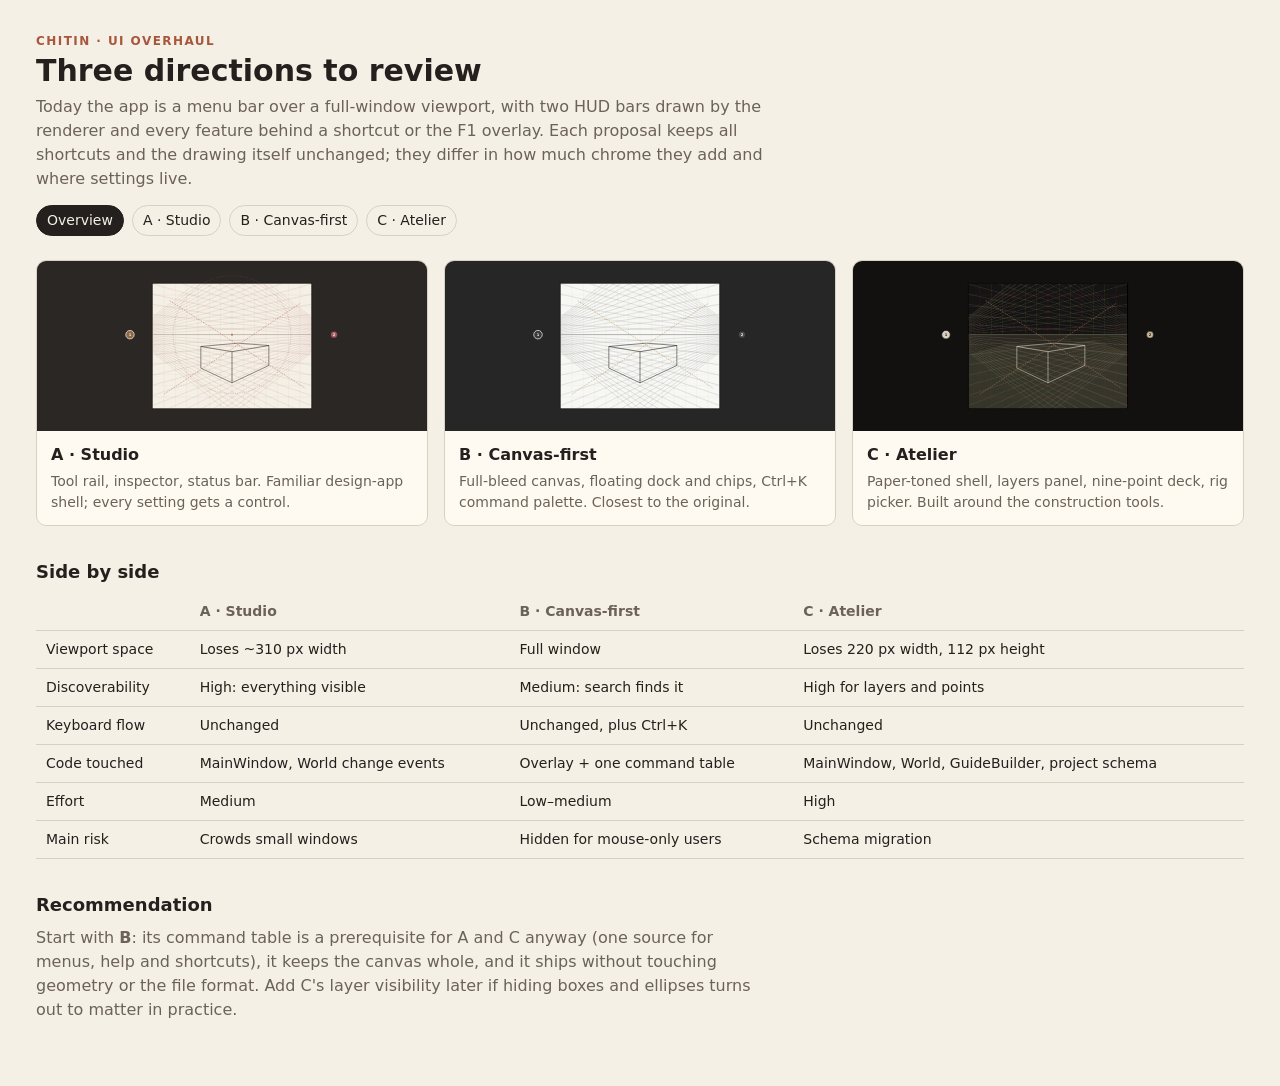
<file: docs/ui-proposals/index.html>
<!doctype html>
<html lang="en">
<head>
<meta charset="utf-8">
<meta name="viewport" content="width=device-width, initial-scale=1">
<title>Chitin UI Proposals</title>
<link rel="stylesheet" href="common.css">
<style>
  .picks { display: grid; grid-template-columns: repeat(auto-fit, minmax(280px, 1fr)); gap: 16px; margin-top: 8px; }
  .pick { display: block; text-decoration: none; color: inherit; background: var(--card); border: 1px solid var(--line); border-radius: 10px; overflow: hidden; }
  .pick:hover, .pick:focus-visible { border-color: var(--accent); }
  .pick svg { width: 100%; height: 170px; display: block; }
  .pick div { padding: 12px 14px; }
  .pick h3 { margin: 0 0 4px; font-size: 16px; }
  .pick p { margin: 0; color: var(--muted); font-size: 14px; }
  table { border-collapse: collapse; width: 100%; font-size: 14px; min-width: 640px; }
  th, td { text-align: left; padding: 8px 10px; border-bottom: 1px solid var(--line); vertical-align: top; }
  th { color: var(--muted); font-weight: 600; }
</style>
</head>
<body>
<div class="page">
  <header>
    <div class="kicker">Chitin · UI overhaul</div>
    <h1>Three directions to review</h1>
    <p class="lede">Today the app is a menu bar over a full-window viewport, with two HUD bars drawn by the renderer
      and every feature behind a shortcut or the F1 overlay. Each proposal keeps all shortcuts and the drawing
      itself unchanged; they differ in how much chrome they add and where settings live.</p>
    <nav class="proposals"><a href="index.html" aria-current="page">Overview</a><a href="a-studio.html">A · Studio</a><a href="b-canvas.html">B · Canvas-first</a><a href="c-atelier.html">C · Atelier</a></nav>
  </header>

  <div class="picks">
    <a class="pick" href="a-studio.html"><svg id="ta"></svg><div><h3>A · Studio</h3><p>Tool rail, inspector, status bar. Familiar design-app shell; every setting gets a control.</p></div></a>
    <a class="pick" href="b-canvas.html"><svg id="tb"></svg><div><h3>B · Canvas-first</h3><p>Full-bleed canvas, floating dock and chips, Ctrl+K command palette. Closest to the original.</p></div></a>
    <a class="pick" href="c-atelier.html"><svg id="tc"></svg><div><h3>C · Atelier</h3><p>Paper-toned shell, layers panel, nine-point deck, rig picker. Built around the construction tools.</p></div></a>
  </div>

  <h2>Side by side</h2>
  <div class="scroll-x">
  <table>
    <tr><th></th><th>A · Studio</th><th>B · Canvas-first</th><th>C · Atelier</th></tr>
    <tr><td>Viewport space</td><td>Loses ~310 px width</td><td>Full window</td><td>Loses 220 px width, 112 px height</td></tr>
    <tr><td>Discoverability</td><td>High: everything visible</td><td>Medium: search finds it</td><td>High for layers and points</td></tr>
    <tr><td>Keyboard flow</td><td>Unchanged</td><td>Unchanged, plus Ctrl+K</td><td>Unchanged</td></tr>
    <tr><td>Code touched</td><td>MainWindow, World change events</td><td>Overlay + one command table</td><td>MainWindow, World, GuideBuilder, project schema</td></tr>
    <tr><td>Effort</td><td>Medium</td><td>Low–medium</td><td>High</td></tr>
    <tr><td>Main risk</td><td>Crowds small windows</td><td>Hidden for mouse-only users</td><td>Schema migration</td></tr>
  </table>
  </div>

  <h2>Recommendation</h2>
  <p class="lede">Start with <b>B</b>: its command table is a prerequisite for A and C anyway (one source for menus,
    help and shortcuts), it keeps the canvas whole, and it ships without touching geometry or the file format.
    Add C's layer visibility later if hiding boxes and ellipses turns out to matter in practice.</p>
</div>
<script src="scene.js"></script>
<script>
  drawScene(document.getElementById('ta'), 'atelier', { cone: true });
  drawScene(document.getElementById('tb'), 'ink', {});
  drawScene(document.getElementById('tc'), 'charcoal', { reference: true });
</script>
</body>
</html>
</file>
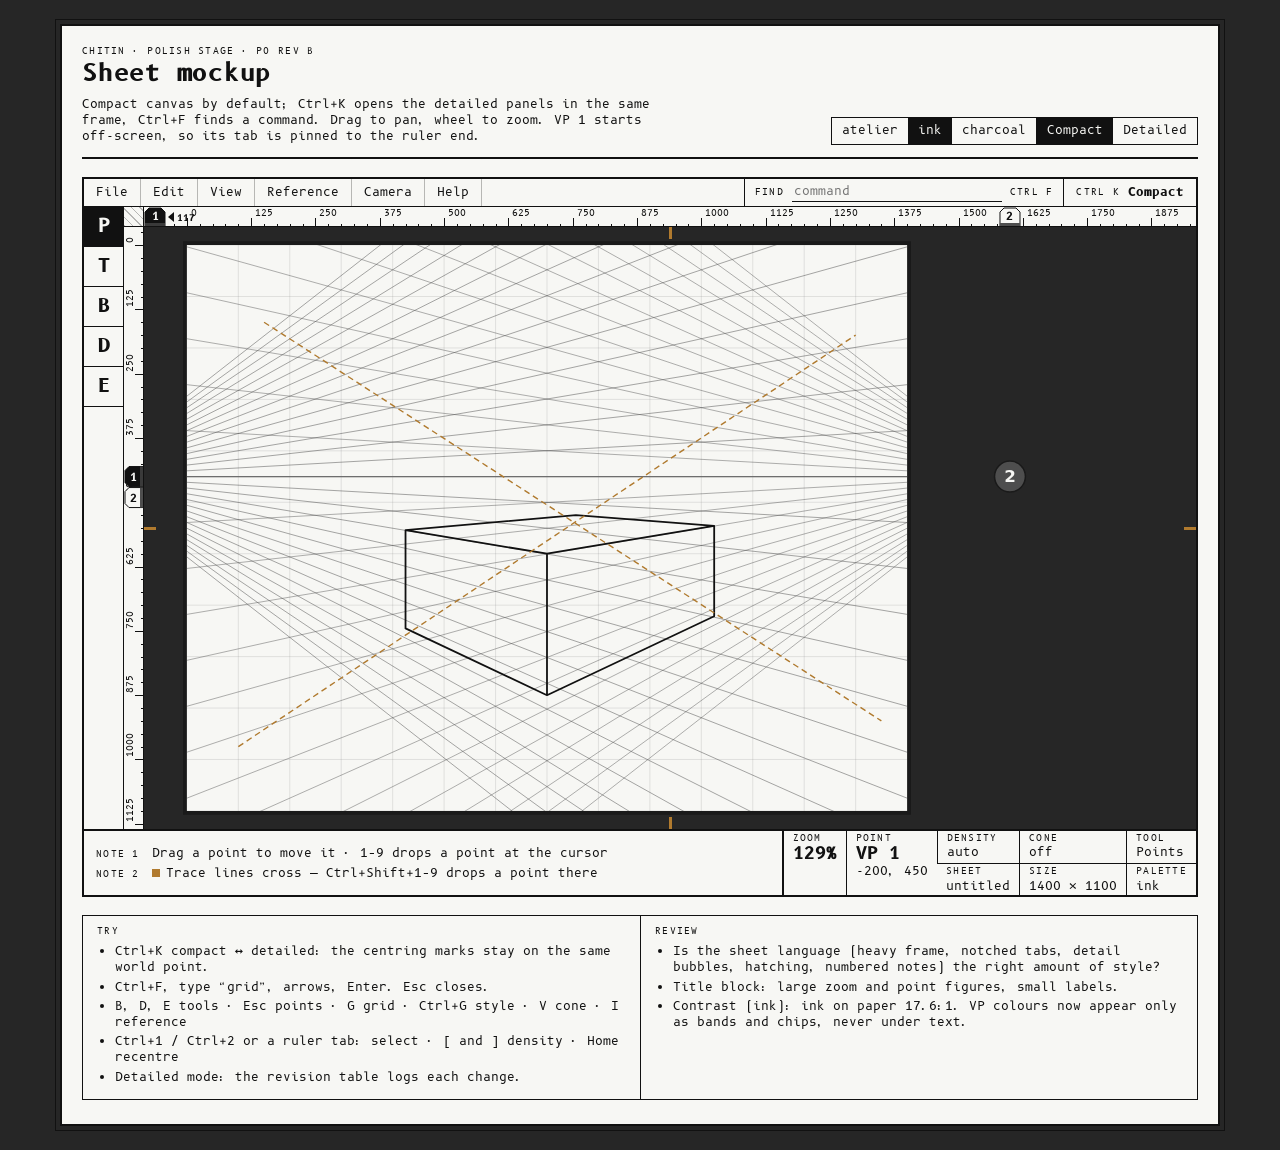
<file: docs/polish stage/mockup.html>
<!doctype html>
<html lang="en">
<head>
<meta charset="utf-8">
<meta name="viewport" content="width=device-width, initial-scale=1">
<title>Chitin Sheet Mockup</title>
<link rel="stylesheet" href="https://fonts.googleapis.com/css2?family=B612+Mono:wght@400;700&display=swap">
<style>
  :root { --paper: #F7F7F4; --ink: #111111; --void: #262626; --border: #1A1A1A; --hz: #6E6E6E; --prompt: #B07A2E;
    --hair: color-mix(in srgb, var(--ink) 28%, var(--paper));
    --hatch: repeating-linear-gradient(45deg, var(--hair) 0 1px, transparent 1px 6px);
    --font: "B612 Mono", ui-monospace, monospace; }
  * { box-sizing: border-box; }
  body { margin: 0; background: var(--void); font: 12px/1.35 var(--font); color: var(--ink); }
  button, input { font: inherit; color: inherit; }
  .caps { font-size: 9px; letter-spacing: .14em; text-transform: uppercase; }

  .sheet { max-width: 1160px; margin: 24px auto; background: var(--paper); border: 2px solid var(--ink); outline: 1px solid var(--ink); outline-offset: 4px; padding: 20px 20px 24px; }
  .sheet > header { display: grid; grid-template-columns: 1fr auto; gap: 8px 24px; align-items: end; border-bottom: 2px solid var(--ink); padding-bottom: 12px; }
  h1 { font-size: 24px; font-weight: 700; margin: 0; letter-spacing: -.01em; }
  .sub { margin: 6px 0 0; max-width: 72ch; }
  .controls { display: flex; border: 1px solid var(--ink); }
  .controls fieldset { border: 0; margin: 0; padding: 0; display: flex; align-items: stretch; border-right: 1px solid var(--ink); }
  .controls fieldset:last-child { border-right: 0; }
  .controls legend { position: absolute; left: -9999px; }
  .opt { all: unset; cursor: pointer; padding: 5px 10px; font: inherit; }
  .opt[aria-pressed="true"] { background: var(--ink); color: var(--paper); }
  :focus-visible { outline: 2px solid var(--prompt) !important; outline-offset: -2px; }
  .scroll-x { overflow-x: auto; margin-top: 18px; }

  /* Window grid. Rows: menu, ruler, viewport, foot. Columns: tray, ruler, viewport, inspector. */
  .app { position: relative; display: grid; height: 720px; min-width: 1000px; border: 2px solid var(--ink);
    grid-template-columns: 40px 20px 1fr 0px; grid-template-rows: 28px 20px 1fr 66px;
    grid-template-areas: "menu menu menu menu" "tray corner rt insp" "tray rl view insp" "foot foot foot insp";
    transition: grid-template-columns 100ms linear; }
  .app.detailed { grid-template-columns: 184px 20px 1fr 304px; }

  .menu { grid-area: menu; display: flex; align-items: stretch; border-bottom: 1px solid var(--ink); }
  .menu > span { padding: 0 12px; display: flex; align-items: center; border-right: 1px solid var(--hair); }
  .menu .find { margin-left: auto; display: flex; align-items: center; gap: 8px; padding: 0 10px; border-left: 1px solid var(--ink); }
  .menu .find input { width: 210px; border: 0; border-bottom: 1px solid var(--ink); background: transparent; padding: 1px 2px; outline: none; }
  .menu .find input:focus { border-bottom: 2px solid var(--prompt); }
  .modebtn { all: unset; cursor: pointer; display: flex; align-items: center; gap: 8px; padding: 0 12px; border-left: 1px solid var(--ink); }
  .modebtn b { font-weight: 700; }
  .findlist { position: absolute; top: 27px; right: 128px; width: 440px; z-index: 5; background: var(--paper); border: 2px solid var(--ink); display: none; }
  .findlist.open { display: block; }
  .findlist table { border-collapse: collapse; width: 100%; }
  .findlist td { padding: 4px 8px; border-bottom: 1px solid var(--hair); white-space: nowrap; }
  .findlist td:last-child { text-align: right; }
  .findlist tr.on td { background: var(--ink); color: var(--paper); }
  .findlist .empty td { background: var(--hatch); }

  .corner { grid-area: corner; border-right: 1px solid var(--ink); border-bottom: 1px solid var(--ink); background: var(--hatch); }
  .rt { grid-area: rt; border-bottom: 1px solid var(--ink); overflow: hidden; }
  .rl { grid-area: rl; border-right: 1px solid var(--ink); overflow: hidden; }
  .rt svg, .rl svg { display: block; width: 100%; height: 100%; }
  .view { grid-area: view; position: relative; overflow: hidden; cursor: crosshair; background: var(--void); }
  .view svg { position: absolute; inset: 0; width: 100%; height: 100%; }
  #scene * { vector-effect: non-scaling-stroke; }
  .view.panning { cursor: grabbing; }
  .cm { position: absolute; background: var(--prompt); pointer-events: none; }
  .cm.t { top: 0; left: calc(50% - 1.5px); width: 3px; height: 12px; }
  .cm.b { bottom: 0; left: calc(50% - 1.5px); width: 3px; height: 12px; }
  .cm.l { left: 0; top: calc(50% - 1.5px); width: 12px; height: 3px; }
  .cm.r { right: 0; top: calc(50% - 1.5px); width: 12px; height: 3px; }

  .tray { grid-area: tray; border-right: 1px solid var(--ink); overflow: hidden; }
  .tool { all: unset; cursor: pointer; display: grid; grid-template-columns: 39px 1fr; align-items: center; width: 100%; min-height: 39px; border-bottom: 1px solid var(--ink); }
  .tool b { font-size: 19px; font-weight: 700; text-align: center; }
  .tool span { white-space: nowrap; overflow: hidden; padding: 4px 8px 4px 2px; }
  .tool small { display: block; }
  .tool[aria-pressed="true"] { background: var(--ink); color: var(--paper); }
  .tool .opts { display: none; white-space: normal; margin-top: 2px; }
  .detailed .tool[aria-pressed="true"] .opts { display: block; }

  .foot { grid-area: foot; display: grid; grid-template-columns: 1fr auto; border-top: 2px solid var(--ink); min-width: 0; }
  .notes { padding: 8px 12px; display: flex; flex-direction: column; justify-content: center; gap: 4px; min-width: 0; }
  .notes div { white-space: nowrap; overflow: hidden; text-overflow: ellipsis; }
  .notes .caps { display: inline-block; width: 56px; }
  .mark { display: inline-block; width: 8px; height: 8px; background: var(--prompt); margin-right: 6px; }
  .title { border-collapse: collapse; border-left: 2px solid var(--ink); height: 100%; }
  .title td { border-left: 1px solid var(--ink); border-top: 1px solid var(--ink); padding: 2px 9px; vertical-align: top; white-space: nowrap; }
  .title tr:first-child td { border-top: 0; }
  .title td:first-child { border-left: 0; }
  .title .caps { display: block; }
  .title .big { font-size: 17px; font-weight: 700; line-height: 1.1; }
  .title input { width: 4.5ch; border: 0; border-bottom: 1px solid var(--ink); background: transparent; padding: 0; outline: none; }
  .step { all: unset; cursor: pointer; padding: 0 3px; border: 1px solid var(--ink); line-height: 1.1; }

  .insp { grid-area: insp; border-left: 2px solid var(--ink); overflow-y: auto; overflow-x: hidden; }
  .app:not(.detailed) .insp { border: 0; overflow: hidden; }
  .sec { display: flex; align-items: center; gap: 8px; padding: 8px 8px 6px; border-bottom: 1px solid var(--ink); }
  .sec svg { flex: none; }
  .sec .k { margin-left: auto; }
  .ruled { border-collapse: collapse; width: 100%; margin-bottom: 12px; }
  .ruled td { border-bottom: 1px solid var(--hair); padding: 0; white-space: nowrap; height: 25px; }
  .ruled td + td { border-left: 1px solid var(--hair); }
  .ruled td.l { padding: 0 8px; }
  .ruled td.hatch { background: var(--hatch); }
  .cell { all: unset; cursor: pointer; display: block; width: 100%; height: 100%; padding: 0 8px; line-height: 25px; box-sizing: border-box; }
  .cell:hover { text-decoration: underline; text-underline-offset: 3px; }
  .ruled tr.on td { background: var(--ink); color: var(--paper); }
  .chip { display: inline-block; width: 10px; height: 10px; margin-right: 6px; vertical-align: -1px; }
  .box { display: inline-block; width: 10px; height: 10px; border: 1px solid currentColor; margin-right: 6px; vertical-align: -1px; }
  .box.on { background: currentColor; }
  .sw { display: inline-flex; gap: 1px; vertical-align: -1px; margin-left: 8px; }
  .sw s { width: 7px; height: 10px; display: block; }

  .review { display: grid; grid-template-columns: 1fr 1fr; margin-top: 18px; border: 1px solid var(--ink); }
  .review section { padding: 10px 14px; }
  .review section + section { border-left: 1px solid var(--ink); }
  .review ul { margin: 6px 0 0; padding-left: 18px; }
  .review li { margin: 3px 0; }
  @media (max-width: 760px) { .review { grid-template-columns: 1fr; } .review section + section { border-left: 0; border-top: 1px solid var(--ink); } .sheet > header { grid-template-columns: 1fr; } }
</style>
</head>
<body>
<div class="sheet">
  <header>
    <div>
      <div class="caps">Chitin · polish stage · P0 rev B</div>
      <h1>Sheet mockup</h1>
      <p class="sub">Compact canvas by default; Ctrl+K opens the detailed panels in the same frame, Ctrl+F finds a
        command. Drag to pan, wheel to zoom. VP 1 starts off-screen, so its tab is pinned to the ruler end.</p>
    </div>
    <div class="controls">
      <fieldset id="palSel"><legend>Palette</legend></fieldset>
      <fieldset id="modeSel"><legend>Mode</legend><button class="opt" data-v="0" aria-pressed="true">Compact</button><button class="opt" data-v="1">Detailed</button></fieldset>
    </div>
  </header>

  <div class="scroll-x">
  <div class="app" id="app">
    <div class="menu">
      <span>File</span><span>Edit</span><span>View</span><span>Reference</span><span>Camera</span><span>Help</span>
      <label class="find"><span class="caps">Find</span><input id="find" placeholder="command" autocomplete="off" aria-label="Find a command" aria-controls="findlist"><span class="caps">Ctrl F</span></label>
      <button class="modebtn" id="modeBtn"><span class="caps">Ctrl K</span><b id="modeName">Compact</b></button>
    </div>
    <div class="findlist" id="findlist" role="listbox"></div>
    <div class="tray" id="tray"></div>
    <div class="corner"></div>
    <div class="rt"><svg id="rt"></svg></div>
    <div class="rl"><svg id="rl"></svg></div>
    <div class="view" id="view" tabindex="0" aria-label="Drawing viewport"><svg id="scene"></svg>
      <i class="cm t"></i><i class="cm b"></i><i class="cm l"></i><i class="cm r"></i></div>
    <div class="foot">
      <div class="notes"><div id="note1"></div><div id="note2"></div></div>
      <table class="title" id="title"></table>
    </div>
    <aside class="insp" id="insp" aria-label="Inspector"></aside>
  </div>
  </div>

  <div class="review">
    <section>
      <div class="caps">Try</div>
      <ul>
        <li>Ctrl+K compact ↔ detailed: the centring marks stay on the same world point.</li>
        <li>Ctrl+F, type “grid”, arrows, Enter. Esc closes.</li>
        <li>B, D, E tools · Esc points · G grid · Ctrl+G style · V cone · I reference</li>
        <li>Ctrl+1 / Ctrl+2 or a ruler tab: select · [ and ] density · Home recentre</li>
        <li>Detailed mode: the revision table logs each change.</li>
      </ul>
    </section>
    <section>
      <div class="caps">Review</div>
      <ul>
        <li>Is the sheet language (heavy frame, notched tabs, detail bubbles, hatching, numbered notes) the right amount of style?</li>
        <li>Title block: large zoom and point figures, small labels.</li>
        <li id="contrast"></li>
      </ul>
    </section>
  </div>
</div>

<script src="../ui-proposals/scene.js"></script>
<script>
  const VPS = [VP1, VP2];
  const DOC = 2.5; // Mock plane units to document px: 560 x 440 -> 1400 x 1100.
  const TOOLS = [
    ['P', 'Points', 'Esc', '1–9 drop · Ctrl+1–9 select'],
    ['T', 'Trace', 'right-drag', 'Ctrl snaps 5° · Shift 15°'],
    ['B', 'Box', 'B', 'width, depth, height · 1 / 2 lock axis'],
    ['D', 'Subdivide', 'D', 'click a face · 2–9 cells · Enter'],
    ['E', 'Ellipse', 'E', 'click a face · drag the radius'],
  ];
  const HINTS = {
    P: 'Drag a point to move it · 1–9 drops a point at the cursor',
    T: 'Right-drag pulls a trace line · Ctrl snaps 5°, Shift 15°',
    B: 'Drag width, then depth, then height · 1 / 2 force an axis',
    D: 'Click a box face or four corners · 2–9 cells · Enter commits',
    E: 'Click a box face or four corners, then drag from the centre',
  };
  const STYLES = ['both', 'vertical', 'horizontal'];
  // Rows mirror Renderer.DrawHelp and MainWindow.axaml; the fourth field is set where the mockup can act.
  const CMDS = [
    ['Detailed panels', 'View', 'Ctrl+K', () => setMode(!state.detailed)],
    ['Toggle grid', 'View', 'G', () => act('grid')], ['Cycle grid style', 'View', 'Ctrl+G', () => act('gridStyle')],
    ['Reset camera', 'View', 'Home', () => { home(); place(); }],
    ['Cone of vision / station point', 'Camera', 'V', () => act('cone')],
    ['1-point preset', 'Camera', ''], ['2-point preset', 'Camera', ''], ['3-point preset', 'Camera', ''], ['Save rig…', 'Camera', ''],
    ['Drop vanishing point at cursor', 'Points', '1–9'], ['Select vanishing point', 'Points', 'Ctrl+1–9'],
    ['Delete vanishing point', 'Points', 'Alt+1–9'], ['Drop point at trace crossing', 'Points', 'Ctrl+Shift+1–9'],
    ['Align points 1 and 2 horizontally', 'Points', 'H'],
    ['Raise density', 'Points', ']', () => act('dens+')], ['Lower density', 'Points', '[', () => act('dens-')],
    ['Delete last trace line', 'Trace', 'Backspace'], ['Delete all trace lines', 'Trace', 'Alt+Backspace'],
    ['Box tool', 'Tools', 'B', () => setTool('B')], ['Subdivision tool', 'Tools', 'D', () => setTool('D')], ['Ellipse tool', 'Tools', 'E', () => setTool('E')],
    ['Load background image', 'Reference', 'Ctrl+I'], ['Toggle background image', 'Reference', 'I', () => act('reference')],
    ['Remove background image', 'Reference', 'Alt+I'], ['Reference settings', 'Reference', 'Ctrl+Alt+I'], ['Paste background image', 'Reference', 'Ctrl+V'],
    ['Copy plane to clipboard', 'Export', 'Ctrl+C'], ['Copy plane in grayscale', 'Export', 'Ctrl+Shift+C'], ['Export SVG or PNG', 'Export', 'Ctrl+E'],
    ['Open project', 'File', 'Ctrl+O'], ['Undo', 'Edit', 'Ctrl+Z'], ['Reset document', 'Edit', 'Ctrl+R'], ['Resize document', 'Edit', 'Ctrl+N'],
    ['Rotate palette assignment', 'Palette', 'S'], ['Cycle palette', 'Palette', 'Ctrl+Shift+P', () => cyclePalette()],
  ];
  const state = { palette: 'ink', grid: true, gridStyle: 0, trace: true, cone: false, reference: false, box: true,
    selected: 0, tool: 'P', detailed: false, dens: [0, 0], opacity: 40, revs: [] };
  let zoom = 1, cam = { x: 0, y: 0 }, size = { w: 0, h: 0 }, mouse = null, findIdx = 0, findRows = [];

  const $ = id => document.getElementById(id);
  const app = $('app'), view = $('view'), svg = $('scene');
  const pal = () => PALETTES[state.palette];
  const FONT = '"B612 Mono", monospace';

  // WCAG relative luminance and contrast; P4 asserts the same numbers.
  function lum(hex) {
    const v = [1, 3, 5].map(i => parseInt(hex.slice(i, i + 2), 16) / 255).map(c => c <= 0.03928 ? c / 12.92 : ((c + 0.055) / 1.055) ** 2.4);
    return 0.2126 * v[0] + 0.7152 * v[1] + 0.0722 * v[2];
  }
  function contrast(a, b) { const [x, y] = [lum(a), lum(b)].sort((m, n) => n - m); return (x + 0.05) / (y + 0.05); }

  const w2s = p => [(p[0] + cam.x) * zoom, (p[1] + cam.y) * zoom];
  const s2w = p => [p[0] / zoom - cam.x, p[1] / zoom - cam.y];
  const toDoc = p => [Math.round((p[0] - PLANE.x) * DOC), Math.round((p[1] - PLANE.y) * DOC)];

  function home() {
    // Fit the plane height, then pan so VP 1 sits off the left edge.
    zoom = (size.h * 0.94) / PLANE.h;
    const cx = VP1[0] + (size.w / 2 + 60) / zoom;
    cam = { x: size.w / 2 / zoom - cx, y: size.h / 2 / zoom - (PLANE.y + PLANE.h / 2) };
  }

  function drawWorld() {
    drawScene(svg, state.palette, state);
    svg.removeAttribute('viewBox');
    const g = document.createElementNS(NS, 'g');
    g.id = 'camg';
    [...svg.childNodes].filter(n => n.tagName !== 'defs').forEach(n => g.appendChild(n));
    svg.appendChild(g);
    const c = pal();
    for (const [k, v] of Object.entries({ paper: c.paper, ink: c.ink, void: c.void, border: c.border, hz: c.horizon, prompt: c.prompt }))
      document.documentElement.style.setProperty('--' + k, v);
  }

  function place() {
    $('camg').setAttribute('transform', `scale(${zoom}) translate(${cam.x} ${cam.y})`);
    rulers();
    titleBlock();
  }

  function text(parent, attrs, str, size, weight = 400) {
    const t = el('text', attrs, parent);
    t.setAttribute('style', `font: ${weight} ${size}px ${FONT}`);
    t.textContent = str;
    return t;
  }

  function rulers() {
    const c = pal(), R = 20;
    const rt = $('rt'), rl = $('rl');
    rt.innerHTML = rl.innerHTML = '';
    const pxPerDoc = zoom / DOC;
    const minor = [5, 10, 25, 50, 100, 250, 500, 1000].find(s => s * pxPerDoc >= 7) || 1000;
    const major = minor * (minor * 5 * pxPerDoc >= 48 ? 5 : 10);
    [['x', rt, size.w, PLANE.x, 0], ['y', rl, size.h, PLANE.y, 1]].forEach(([axis, r, len, origin, i]) => {
      const camA = axis === 'x' ? cam.x : cam.y;
      const toS = u => (u / DOC + origin + camA) * zoom;
      const u0 = Math.floor((-camA - origin) * DOC / minor) * minor;
      const u1 = (len / zoom - camA - origin) * DOC;
      for (let u = u0; u <= u1; u += minor) {
        const s = Math.round(toS(u)) + 0.5, big = u % major === 0, half = u % (major / 2) === 0, h = big ? 9 : half ? 6 : 3;
        el('line', axis === 'x' ? { x1: s, x2: s, y1: R - h, y2: R, stroke: c.ink } : { y1: s, y2: s, x1: R - h, x2: R, stroke: c.ink }, r);
        if (big) text(r, axis === 'x' ? { x: s + 3, y: 9, fill: c.ink } : { x: 9, y: s - 3, fill: c.ink, transform: `rotate(-90 9 ${s - 3})` }, u, 8.5);
      }
      if (axis === 'y' && VP1[1] === VP2[1]) {
        const s = w2s(VP1)[1];
        el('path', { d: `M${R} ${s} l-8 -5 v10 z`, fill: c.ink }, r);
      }
      if (mouse) {
        const s = Math.round(mouse[i]) + 0.5;
        el('line', axis === 'x' ? { x1: s, x2: s, y1: 0, y2: R, stroke: c.prompt, 'stroke-width': 1.5 } : { y1: s, y2: s, x1: 0, x2: R, stroke: c.prompt, 'stroke-width': 1.5 }, r);
      }
      // Level points share a ruler position; step later tabs along so each stays readable.
      let prev = -Infinity;
      VPS.map((vp, n) => [w2s(vp)[i], n]).sort((p, q) => p[0] - q[0]).forEach(([s, n]) => {
        if (s - prev < 21) s = prev + 21;
        prev = s;
        tab(r, axis, len, s, n);
      });
    });
  }

  // Notched index tab: paper body, ink figure, VP colour band next to the viewport.
  function tab(r, axis, len, s, n) {
    const c = pal(), sel = state.selected === n, W = 20, R = 20;
    const pinned = s < W / 2 ? -1 : s > len - W / 2 ? 1 : 0;
    const at = pinned === -1 ? W / 2 + 1 : pinned === 1 ? len - W / 2 - 1 : s;
    const g = el('g', { tabindex: 0, role: 'button', 'aria-label': `Select vanishing point ${n + 1}`, style: 'cursor:pointer' }, r);
    const a = at - W / 2, b = at + W / 2;
    const body = axis === 'x' ? `M${a} ${R} V5 L${a + 4} 1 H${b - 4} L${b} 5 V${R} Z` : `M${R} ${a} H5 L1 ${a + 4} V${b - 4} L5 ${b} H${R} Z`;
    el('path', { d: body, fill: sel ? c.ink : c.paper, stroke: c.ink }, g);
    el('rect', axis === 'x' ? { x: a, y: R - 4, width: W, height: 4, fill: c.vp[n] } : { x: R - 4, y: a, width: 4, height: W, fill: c.vp[n] }, g);
    text(g, axis === 'x' ? { x: at, y: 13, 'text-anchor': 'middle', fill: sel ? c.paper : c.ink } : { x: 9.5, y: at + 4, 'text-anchor': 'middle', fill: sel ? c.paper : c.ink }, n + 1, 11, 700);
    if (pinned) {
      // Arrow points to where the VP is; on the top ruler the figure is its distance past the edge.
      const e = pinned === -1 ? b + 3 : a - 3;
      if (axis === 'x') {
        const past = Math.round(Math.abs(pinned === -1 ? s : s - len) / zoom * DOC);
        el('path', { d: pinned === -1 ? `M${e + 6} 5 L${e} 10 L${e + 6} 15 Z` : `M${e - 6} 5 L${e} 10 L${e - 6} 15 Z`, fill: c.ink }, r);
        text(r, { x: pinned === -1 ? e + 9 : e - 9, y: 14, 'text-anchor': pinned === -1 ? 'start' : 'end', fill: c.ink }, past, 9, 700);
      } else {
        el('path', { d: pinned === -1 ? `M5 ${e + 6} L10 ${e} L15 ${e + 6} Z` : `M5 ${e - 6} L10 ${e} L15 ${e - 6} Z`, fill: c.ink }, r);
      }
    }
    g.onclick = () => select(n);
    g.onkeydown = e => { if (e.key === 'Enter' || e.key === ' ') select(n); };
  }

  function titleBlock() {
    const d = state.dens[state.selected];
    const zoomCell = state.detailed
      ? `<input id="zoomIn" class="big" type="number" min="5" max="500" value="${Math.round(zoom * 100)}" aria-label="Zoom percent"><span class="big">%</span>`
      : `<span class="big">${Math.round(zoom * 100)}%</span>`;
    const densCell = state.detailed
      ? `<button class="step" data-act="dens-" aria-label="Lower density">[</button> ${d || 'auto'} <button class="step" data-act="dens+" aria-label="Raise density">]</button>`
      : (d || 'auto');
    $('title').innerHTML = `
      <tr><td rowspan="2"><span class="caps">Zoom</span>${zoomCell}</td>
          <td rowspan="2"><span class="caps">Point</span><span class="big">VP ${state.selected + 1}</span><br>${toDoc(VPS[state.selected]).join(', ')}</td>
          <td><span class="caps">Density</span>${densCell}</td><td><span class="caps">Cone</span>${state.cone ? '60° · d 900' : 'off'}</td><td><span class="caps">Tool</span>${TOOLS.find(t => t[0] === state.tool)[1]}</td></tr>
      <tr><td><span class="caps">Sheet</span>untitled</td><td><span class="caps">Size</span>1400 × 1100</td><td><span class="caps">Palette</span>${state.palette}</td></tr>`;
    const zi = $('zoomIn');
    if (zi) zi.onchange = () => setZoom(Math.min(5, Math.max(0.05, zi.value / 100)), [size.w / 2, size.h / 2]);
  }

  function tray() {
    $('tray').innerHTML = TOOLS.map(([k, name, key, opts]) =>
      `<button class="tool" data-tool="${k}" aria-pressed="${state.tool === k}" aria-label="${name} tool"><b>${k}</b><span>${name} <small class="caps">${key}</small><small class="opts">${opts}</small></span></button>`).join('');
  }

  function notes(extra) {
    $('note1').innerHTML = `<span class="caps">Note 1</span>${extra || HINTS[state.tool]}`;
    $('note2').innerHTML = state.trace ? '<span class="caps">Note 2</span><span class="mark"></span>Trace lines cross — Ctrl+Shift+1–9 drops a point there' : '';
  }

  // Detail callout: split circle, section letter over sheet number.
  const bubble = (letter, sheet) => `<svg width="26" height="26" viewBox="0 0 26 26" aria-hidden="true"><circle cx="13" cy="13" r="12" fill="none" stroke="currentColor" stroke-width="1.5"/><line x1="1" y1="13" x2="25" y2="13" stroke="currentColor"/><text x="13" y="11" text-anchor="middle" style="font:700 9px ${FONT}" fill="currentColor">${letter}</text><text x="13" y="22" text-anchor="middle" style="font:400 7px ${FONT}" fill="currentColor">${sheet}</text></svg>`;
  const sec = (letter, title, key) => `<div class="sec">${bubble(letter, '01')}<span class="caps">${title}</span>${key ? `<span class="caps k">${key}</span>` : ''}</div>`;

  function inspector() {
    const c = pal();
    const box = on => `<span class="box${on ? ' on' : ''}"></span>`;
    const row = (label, value, act) => `<tr><td class="l">${label}</td><td>${act ? `<button class="cell" data-act="${act}">${value}</button>` : `<span class="cell" style="cursor:default">${value}</span>`}</td></tr>`;
    const hatchRow = label => `<tr><td class="l">${label}</td><td class="hatch"></td></tr>`;
    let vpRows = '';
    for (let n = 0; n < 9; n++) {
      const vp = VPS[n];
      vpRows += vp
        ? `<tr class="${state.selected === n ? 'on' : ''}"><td style="width:46px"><button class="cell" data-act="sel${n}" aria-label="Select point ${n + 1}"><span class="chip" style="background:${c.vp[n]}"></span>${n + 1}</button></td><td class="l">${toDoc(vp).join(', ')}</td><td class="l" style="width:52px">${state.dens[n] || 'auto'}</td></tr>`
        : `<tr><td class="l"><span class="chip" style="outline:1px solid currentColor;outline-offset:-1px"></span>${n + 1}</td><td class="hatch" colspan="2"></td></tr>`;
    }
    const pals = Object.entries(PALETTES).map(([name, p]) =>
      `<tr class="${name === state.palette ? 'on' : ''}"><td><button class="cell" data-act="pal:${name}">${name}<span class="sw">${p.vp.map(v => `<s style="background:${v}"></s>`).join('')}</span></button></td></tr>`).join('');
    const revs = state.revs.slice(-5).reverse();
    const revRows = revs.length
      ? revs.map(([n, name]) => `<tr><td class="l" style="width:46px">${String(n).padStart(2, '0')}</td><td class="l">${name}</td></tr>`).join('')
      : `<tr><td class="l" style="width:46px">—</td><td class="hatch"></td></tr>`;
    $('insp').innerHTML = `
      ${sec('A', 'Vanishing points', 'Ctrl 1–9')}<table class="ruled">${vpRows}</table>
      ${sec('B', 'Guides')}<table class="ruled">
        ${row('Grid · G', box(state.grid) + (state.grid ? 'on' : 'off'), 'grid')}
        ${row('Style · Ctrl+G', STYLES[state.gridStyle], 'gridStyle')}
        ${row('Trace lines', box(state.trace) + (state.trace ? 'on' : 'off'), 'trace')}
        ${row('Cone · V', box(state.cone) + (state.cone ? 'on' : 'off'), 'cone')}
        ${row('Level 1–2 · H', 'level', 'level')}</table>
      ${sec('C', 'Camera')}<table class="ruled">
        ${row('Preset', '2-point', 'preset')}
        ${state.cone ? row('FOV', '60°') + row('Station distance', '900') : hatchRow('FOV') + hatchRow('Station distance')}
        ${row('Saved rigs', 'street corner', 'preset')}</table>
      ${sec('D', 'Reference')}<table class="ruled">
        ${row('Show · I', box(state.reference) + (state.reference ? 'on' : 'off'), 'reference')}
        ${row('Opacity', state.opacity + '%', 'opacity')}</table>
      ${sec('E', 'Palette', 'Ctrl Shift P')}<table class="ruled">${pals}</table>
      ${sec('F', 'Revisions', 'Ctrl Z')}<table class="ruled">${revRows}</table>`;
  }

  function contrastNote() {
    const c = pal();
    $('contrast').textContent = `Contrast (${state.palette}): ink on paper ${contrast(c.ink, c.paper).toFixed(1)}:1. ` +
      `VP colours now appear only as bands and chips, never under text.`;
  }

  function full() { drawWorld(); place(); tray(); notes(); inspector(); contrastNote(); syncControls(); }
  function soft() { place(); inspector(); notes(); }

  function syncControls() {
    document.querySelectorAll('#palSel .opt').forEach(b => b.setAttribute('aria-pressed', b.dataset.v === state.palette));
    document.querySelectorAll('#modeSel .opt').forEach(b => b.setAttribute('aria-pressed', b.dataset.v === (state.detailed ? '1' : '0')));
    $('modeName').textContent = state.detailed ? 'Detailed' : 'Compact';
  }

  let revNo = 0;
  function log(name) { state.revs.push([++revNo, name]); }
  function select(n) { state.selected = n; full(); }
  function setTool(t) { state.tool = state.tool === t ? 'P' : t; tray(); notes(); titleBlock(); }
  function setZoom(z, at) {
    const before = s2w(at);
    zoom = z;
    cam = { x: at[0] / zoom - before[0], y: at[1] / zoom - before[1] };
    place();
  }
  function setMode(detailed) { state.detailed = detailed; app.classList.toggle('detailed', detailed); full(); }
  function cyclePalette() { const k = Object.keys(PALETTES); state.palette = k[(k.indexOf(state.palette) + 1) % k.length]; log('Palette ' + state.palette); full(); }

  const NAMES = { grid: 'Grid', trace: 'Trace lines', cone: 'Cone of vision', reference: 'Reference', level: 'Level points 1–2', preset: 'Camera preset' };
  function act(a) {
    if (a.startsWith('pal:')) { state.palette = a.slice(4); log('Palette ' + state.palette); return full(); }
    if (a.startsWith('sel')) return select(+a.slice(3));
    switch (a) {
      case 'grid': case 'trace': case 'cone': case 'reference': state[a] = !state[a]; log(NAMES[a] + (state[a] ? ' on' : ' off')); return full();
      case 'gridStyle': state.gridStyle = (state.gridStyle + 1) % 3; log('Grid style ' + STYLES[state.gridStyle]); return full();
      case 'opacity': state.opacity = state.opacity >= 100 ? 10 : state.opacity + 10; log('Reference opacity ' + state.opacity + '%'); return inspector();
      case 'dens-': case 'dens+': {
        const i = state.selected, v = Math.min(16, Math.max(0, state.dens[i] + (a === 'dens+' ? 1 : -1)));
        if (v !== state.dens[i]) { state.dens[i] = v; log(`VP ${i + 1} density ${v || 'auto'}`); }
        return soft();
      }
      case 'level': case 'preset': return notes(`${NAMES[a]} — not simulated in the mockup`);
    }
  }

  // Find: per-word, case-insensitive match over name and group (P1 CHECK find_matches_words).
  const findInput = $('find'), findList = $('findlist');
  function findMatches(q) {
    const words = q.toLowerCase().split(/\s+/).filter(Boolean);
    return CMDS.filter(([n, g]) => words.every(w => (n + ' ' + g).toLowerCase().includes(w)));
  }
  function renderFind() {
    findRows = findMatches(findInput.value);
    findIdx = Math.min(findIdx, Math.max(0, findRows.length - 1));
    findList.innerHTML = '<table>' + (findRows.length
      ? findRows.map(([n, g, k], i) => `<tr class="${i === findIdx ? 'on' : ''}" data-i="${i}" role="option" aria-selected="${i === findIdx}"><td>${n}</td><td class="caps">${g}</td><td>${k}</td></tr>`).join('')
      : '<tr class="empty"><td colspan="3">No command matches</td></tr>') + '</table>';
    findList.classList.add('open');
    findList.querySelector('tr.on')?.scrollIntoView({ block: 'nearest' });
  }
  function runFind(i) {
    const cmd = findRows[i];
    closeFind();
    if (!cmd) return;
    if (cmd[3]) cmd[3](); else notes(`${cmd[0]} (${cmd[2] || 'menu'}) — not simulated in the mockup`);
  }
  function closeFind() { findList.classList.remove('open'); findInput.value = ''; findIdx = 0; view.focus(); }
  findInput.addEventListener('input', () => { findIdx = 0; renderFind(); });
  findInput.addEventListener('focus', renderFind);
  findInput.addEventListener('keydown', e => {
    if (e.key === 'ArrowDown') { findIdx = Math.min(findRows.length - 1, findIdx + 1); renderFind(); e.preventDefault(); }
    else if (e.key === 'ArrowUp') { findIdx = Math.max(0, findIdx - 1); renderFind(); e.preventDefault(); }
    else if (e.key === 'Enter') runFind(findIdx);
    else if (e.key === 'Escape') closeFind();
  });
  findList.addEventListener('mousedown', e => { const tr = e.target.closest('[data-i]'); if (tr) { e.preventDefault(); runFind(+tr.dataset.i); } });
  findInput.addEventListener('blur', () => findList.classList.remove('open'));

  // Panels resize the viewport; shift the camera by half the change so the centre stays put.
  new ResizeObserver(() => {
    const w = view.clientWidth, h = view.clientHeight;
    if (!size.w) { size = { w, h }; home(); full(); return; }
    cam.x += (w - size.w) / 2 / zoom;
    cam.y += (h - size.h) / 2 / zoom;
    size = { w, h };
    place();
  }).observe(view);

  document.addEventListener('click', e => {
    const a = e.target.closest('[data-act]'); if (a) return act(a.dataset.act);
    const t = e.target.closest('[data-tool]'); if (t) { state.tool = t.dataset.tool; tray(); notes(); titleBlock(); return; }
    const p = e.target.closest('#palSel .opt'); if (p) { state.palette = p.dataset.v; return full(); }
    const m = e.target.closest('#modeSel .opt'); if (m) return setMode(m.dataset.v === '1');
    if (e.target.closest('#modeBtn')) setMode(!state.detailed);
  });

  document.addEventListener('keydown', e => {
    if (e.target.tagName === 'INPUT') return;
    const k = e.key.toLowerCase(), ctrl = e.ctrlKey || e.metaKey;
    let handled = true;
    if (ctrl && k === 'k') setMode(!state.detailed);
    else if (ctrl && k === 'f') findInput.focus();
    else if (ctrl && e.shiftKey && k === 'p') cyclePalette();
    else if (ctrl && k === 'g') act('gridStyle');
    else if (ctrl && (k === '1' || k === '2')) select(+k - 1);
    else if (ctrl) handled = false;
    else if (k === 'b' || k === 'd' || k === 'e') setTool(k.toUpperCase());
    else if (k === 'escape') { state.tool = 'P'; tray(); notes(); titleBlock(); }
    else if (k === 'g') act('grid');
    else if (k === 'v') act('cone');
    else if (k === 'i') act('reference');
    else if (k === '[') act('dens-');
    else if (k === ']') act('dens+');
    else if (k === 'home') { home(); place(); }
    else handled = false;
    if (handled) e.preventDefault();
  });

  let drag = null;
  view.addEventListener('pointerdown', e => { drag = [e.clientX, e.clientY]; view.setPointerCapture(e.pointerId); view.classList.add('panning'); view.focus(); });
  view.addEventListener('pointerup', () => { drag = null; view.classList.remove('panning'); });
  view.addEventListener('pointermove', e => {
    const r = view.getBoundingClientRect();
    mouse = [e.clientX - r.left, e.clientY - r.top];
    if (drag) { cam.x += (e.clientX - drag[0]) / zoom; cam.y += (e.clientY - drag[1]) / zoom; drag = [e.clientX, e.clientY]; place(); }
    else rulers();
  });
  view.addEventListener('pointerleave', () => { mouse = null; rulers(); });
  view.addEventListener('wheel', e => {
    e.preventDefault();
    const r = view.getBoundingClientRect();
    setZoom(Math.min(5, Math.max(0.05, zoom * (e.deltaY < 0 ? 1.1 : 1 / 1.1))), [e.clientX - r.left, e.clientY - r.top]);
  }, { passive: false });

  $('palSel').innerHTML = Object.keys(PALETTES).map(n => `<button class="opt" data-v="${n}">${n}</button>`).join('');
  document.fonts.ready.then(() => size.w && full());
</script>
</body>
</html>
</file>
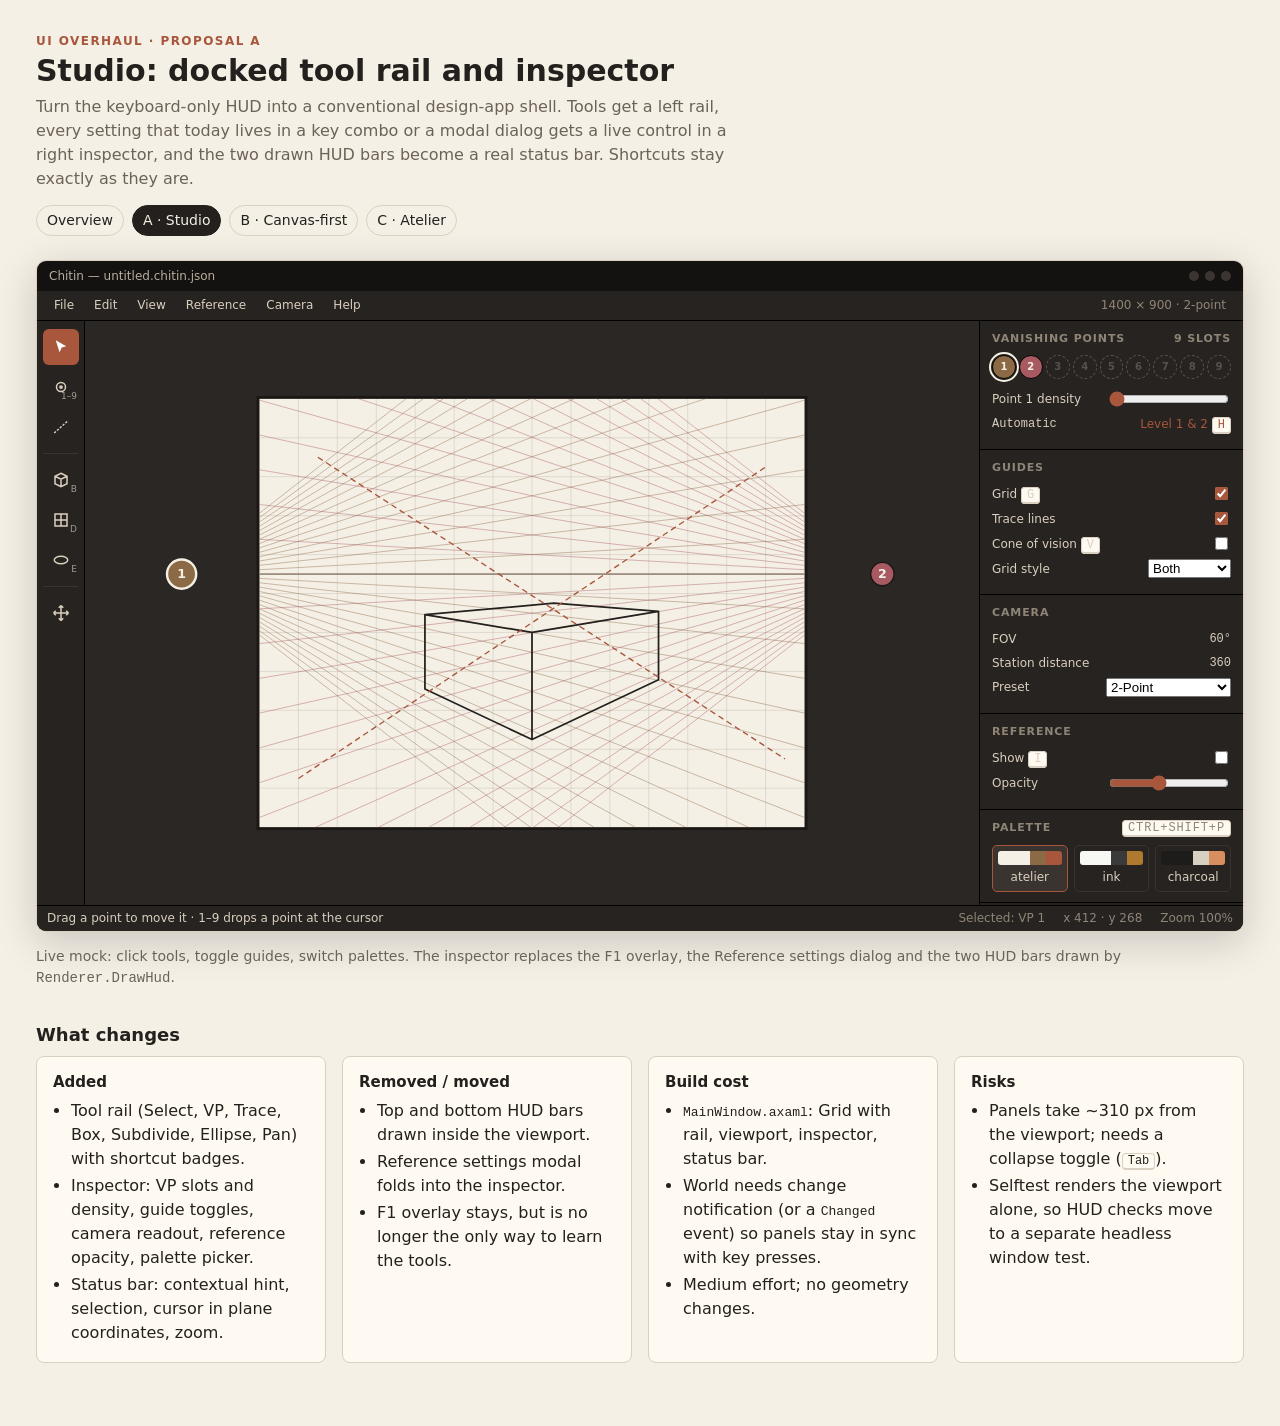
<file: docs/ui-proposals/a-studio.html>
<!doctype html>
<html lang="en">
<head>
<meta charset="utf-8">
<meta name="viewport" content="width=device-width, initial-scale=1">
<title>Proposal A · Studio</title>
<link rel="stylesheet" href="common.css">
<style>
  .app { --chrome: #1f1c1a; --chrome2: #272320; --text: #d9cfbf; --dim: #8f8577; --hi: #A8563C;
    display: grid; grid-template-columns: 48px 1fr 264px; grid-template-rows: 30px 1fr 26px;
    height: 640px; min-width: 960px; background: var(--chrome); color: var(--text); font-size: 12px; }
  .menubar { grid-column: 1 / -1; display: flex; align-items: center; gap: 2px; padding: 0 8px; background: var(--chrome2); border-bottom: 1px solid #000; }
  .menubar span { padding: 4px 9px; border-radius: 4px; }
  .menubar span:hover { background: #3a3430; }
  .menubar .doc { margin-left: auto; color: var(--dim); }
  .rail { display: flex; flex-direction: column; gap: 4px; padding: 8px 6px; background: var(--chrome2); border-right: 1px solid #000; }
  .rail button { all: unset; width: 36px; height: 36px; display: grid; place-items: center; border-radius: 6px; cursor: pointer; position: relative; color: var(--text); }
  .rail button:hover { background: #3a3430; }
  .rail button[aria-pressed="true"] { background: var(--hi); color: #fff; }
  .rail button:focus-visible { outline: 2px solid var(--hi); outline-offset: 1px; }
  .rail button small { position: absolute; right: 2px; bottom: 1px; font-size: 9px; opacity: .7; }
  .rail hr { border: 0; border-top: 1px solid #3a3430; width: 100%; margin: 4px 0; }
  .vp { position: relative; overflow: hidden; }
  .vp svg { width: 100%; height: 100%; display: block; }
  .inspector { background: var(--chrome2); border-left: 1px solid #000; overflow-y: auto; }
  .sec { border-bottom: 1px solid #000; padding: 10px 12px; }
  .sec h4 { margin: 0 0 8px; font-size: 11px; letter-spacing: .08em; text-transform: uppercase; color: var(--dim); display: flex; justify-content: space-between; }
  .row { display: flex; align-items: center; justify-content: space-between; gap: 8px; margin: 6px 0; }
  .row input[type=range] { width: 120px; accent-color: var(--hi); }
  .vps { display: grid; grid-template-columns: repeat(9, 1fr); gap: 3px; }
  .vps i { aspect-ratio: 1; border-radius: 50%; display: grid; place-items: center; font-style: normal; font-weight: 700; font-size: 10px; color: #f5f0e6; border: 1px solid #000; }
  .vps i.empty { background: transparent !important; border: 1px dashed #5a524a; color: #5a524a; }
  .vps i.sel { outline: 2px solid #f5f0e6; outline-offset: 1px; }
  .swatches { display: flex; gap: 6px; }
  .swatches button { all: unset; cursor: pointer; flex: 1; border-radius: 5px; padding: 5px; border: 1px solid #3a3430; text-align: center; }
  .swatches button[aria-pressed="true"] { border-color: var(--hi); background: #3a3430; }
  .swatches b { display: block; height: 14px; border-radius: 3px; margin-bottom: 3px; }
  .readout { font: 12px ui-monospace, Consolas, monospace; color: var(--text); }
  .statusbar { grid-column: 1 / -1; display: flex; gap: 18px; align-items: center; padding: 0 10px; background: var(--chrome2); border-top: 1px solid #000; color: var(--dim); }
  .statusbar .hint { color: var(--text); }
  .statusbar .right { margin-left: auto; display: flex; gap: 18px; }
  label.tg { display: flex; align-items: center; gap: 6px; cursor: pointer; }
  label.tg input { accent-color: var(--hi); }
</style>
</head>
<body>
<div class="page">
  <header>
    <div class="kicker">UI overhaul · Proposal A</div>
    <h1>Studio: docked tool rail and inspector</h1>
    <p class="lede">Turn the keyboard-only HUD into a conventional design-app shell. Tools get a left rail, every
      setting that today lives in a key combo or a modal dialog gets a live control in a right inspector, and the
      two drawn HUD bars become a real status bar. Shortcuts stay exactly as they are.</p>
    <nav class="proposals"><a href="index.html">Overview</a><a href="a-studio.html" aria-current="page">A · Studio</a><a href="b-canvas.html">B · Canvas-first</a><a href="c-atelier.html">C · Atelier</a></nav>
  </header>

  <div class="frame">
    <div class="titlebar">Chitin — untitled.chitin.json<span class="dots"><i></i><i></i><i></i></span></div>
    <div class="scroll-x">
    <div class="app">
      <div class="menubar"><span>File</span><span>Edit</span><span>View</span><span>Reference</span><span>Camera</span><span>Help</span><span class="doc">1400 × 900 · 2-point</span></div>
      <div class="rail" id="rail">
        <button data-hint="Drag a point to move it · 1–9 drops a point at the cursor" aria-pressed="true" aria-label="Select">
          <svg width="18" height="18" viewBox="0 0 24 24" fill="currentColor"><path d="M5 3l14 8-6 1.5L10 19z"/></svg></button>
        <button data-hint="Click to drop the next free vanishing point" aria-label="Vanishing point"><svg width="18" height="18" viewBox="0 0 24 24" fill="none" stroke="currentColor" stroke-width="2"><circle cx="12" cy="12" r="6"/><circle cx="12" cy="12" r="1.5" fill="currentColor"/></svg><small>1–9</small></button>
        <button data-hint="Drag to pull a trace line · Ctrl snaps 5°, Shift snaps 15°" aria-label="Trace line"><svg width="18" height="18" viewBox="0 0 24 24" fill="none" stroke="currentColor" stroke-width="2" stroke-dasharray="3 2"><path d="M3 20L21 4"/></svg></button>
        <hr>
        <button data-hint="Box: drag width, then depth, then height · 1/2 force an axis" aria-label="Box tool"><svg width="18" height="18" viewBox="0 0 24 24" fill="none" stroke="currentColor" stroke-width="2"><path d="M12 3l8 4v10l-8 4-8-4V7z M12 3v0M4 7l8 4 8-4M12 11v10"/></svg><small>B</small></button>
        <button data-hint="Subdivide: click a face, 2–9 sets cells, Enter commits" aria-label="Subdivision tool"><svg width="18" height="18" viewBox="0 0 24 24" fill="none" stroke="currentColor" stroke-width="2"><rect x="4" y="4" width="16" height="16"/><path d="M12 4v16M4 12h16"/></svg><small>D</small></button>
        <button data-hint="Ellipse: click a face, then drag from the centre" aria-label="Ellipse tool"><svg width="18" height="18" viewBox="0 0 24 24" fill="none" stroke="currentColor" stroke-width="2"><ellipse cx="12" cy="12" rx="9" ry="5"/></svg><small>E</small></button>
        <hr>
        <button data-hint="Middle-drag pans anywhere; this tool pans with the left button" aria-label="Pan"><svg width="18" height="18" viewBox="0 0 24 24" fill="none" stroke="currentColor" stroke-width="2"><path d="M12 2v20M2 12h20M12 2l-3 3M12 2l3 3M12 22l-3-3M12 22l3-3M2 12l3-3M2 12l3 3M22 12l-3-3M22 12l-3 3"/></svg></button>
      </div>
      <div class="vp"><svg id="sa"></svg></div>
      <aside class="inspector">
        <div class="sec">
          <h4>Vanishing points <span>9 slots</span></h4>
          <div class="vps" id="vps"></div>
          <div class="row" style="margin-top:10px"><span>Point 1 density</span><input type="range" min="0" max="8" value="0" id="dens"></div>
          <div class="row"><span class="readout" id="densOut">Automatic</span><button style="all:unset;cursor:pointer;color:var(--hi)">Level 1 &amp; 2 <kbd>H</kbd></button></div>
        </div>
        <div class="sec">
          <h4>Guides</h4>
          <label class="tg row"><span>Grid <kbd>G</kbd></span><input type="checkbox" checked data-opt="grid"></label>
          <label class="tg row"><span>Trace lines</span><input type="checkbox" checked data-opt="trace"></label>
          <label class="tg row"><span>Cone of vision <kbd>V</kbd></span><input type="checkbox" data-opt="cone"></label>
          <div class="row"><span>Grid style</span><select><option>Both</option><option>Vertical</option><option>Horizontal</option></select></div>
        </div>
        <div class="sec">
          <h4>Camera</h4>
          <div class="row"><span>FOV</span><span class="readout">60°</span></div>
          <div class="row"><span>Station distance</span><span class="readout">360</span></div>
          <div class="row"><span>Preset</span><select><option>2-Point</option><option>1-Point</option><option>3-Point</option><option>Rig: street corner</option></select></div>
        </div>
        <div class="sec">
          <h4>Reference</h4>
          <label class="tg row"><span>Show <kbd>I</kbd></span><input type="checkbox" data-opt="reference"></label>
          <div class="row"><span>Opacity</span><input type="range" value="40"></div>
        </div>
        <div class="sec">
          <h4>Palette <kbd>Ctrl+Shift+P</kbd></h4>
          <div class="swatches" id="sw"></div>
        </div>
      </aside>
      <div class="statusbar"><span class="hint" id="hint">Drag a point to move it · 1–9 drops a point at the cursor</span>
        <span class="right"><span>Selected: VP 1</span><span>x 412 · y 268</span><span>Zoom 100%</span></span></div>
    </div>
    </div>
  </div>
  <p class="note">Live mock: click tools, toggle guides, switch palettes. The inspector replaces the F1 overlay,
    the Reference settings dialog and the two HUD bars drawn by <code>Renderer.DrawHud</code>.</p>

  <h2>What changes</h2>
  <div class="grid2">
    <div class="card"><h3>Added</h3><ul>
      <li>Tool rail (Select, VP, Trace, Box, Subdivide, Ellipse, Pan) with shortcut badges.</li>
      <li>Inspector: VP slots and density, guide toggles, camera readout, reference opacity, palette picker.</li>
      <li>Status bar: contextual hint, selection, cursor in plane coordinates, zoom.</li></ul></div>
    <div class="card"><h3>Removed / moved</h3><ul>
      <li>Top and bottom HUD bars drawn inside the viewport.</li>
      <li>Reference settings modal folds into the inspector.</li>
      <li>F1 overlay stays, but is no longer the only way to learn the tools.</li></ul></div>
    <div class="card"><h3>Build cost</h3><ul>
      <li><code>MainWindow.axaml</code>: Grid with rail, viewport, inspector, status bar.</li>
      <li>World needs change notification (or a <code>Changed</code> event) so panels stay in sync with key presses.</li>
      <li>Medium effort; no geometry changes.</li></ul></div>
    <div class="card"><h3>Risks</h3><ul>
      <li>Panels take ~310 px from the viewport; needs a collapse toggle (<kbd>Tab</kbd>).</li>
      <li>Selftest renders the viewport alone, so HUD checks move to a separate headless window test.</li></ul></div>
  </div>
</div>
<script src="scene.js"></script>
<script>
  const state = { palette: 'atelier', grid: true, trace: true, cone: false, reference: false };
  const svg = document.getElementById('sa');
  function render() {
    const c = drawScene(svg, state.palette, state);
    document.getElementById('vps').innerHTML = c.vp.map((col, i) =>
      `<i class="${i > 1 ? 'empty' : ''}${i === 0 ? ' sel' : ''}" style="background:${col}">${i + 1}</i>`).join('');
  }
  document.getElementById('sw').innerHTML = Object.entries(PALETTES).map(([n, p]) =>
    `<button aria-pressed="${n === state.palette}" data-p="${n}"><b style="background:linear-gradient(90deg,${p.paper} 50%,${p.vp[0]} 50% 75%,${p.prompt} 75%)"></b>${n}</button>`).join('');
  document.getElementById('sw').onclick = e => {
    const b = e.target.closest('button'); if (!b) return;
    state.palette = b.dataset.p;
    document.querySelectorAll('#sw button').forEach(x => x.setAttribute('aria-pressed', x === b));
    render();
  };
  document.querySelectorAll('[data-opt]').forEach(cb => cb.onchange = () => { state[cb.dataset.opt] = cb.checked; render(); });
  document.getElementById('rail').onclick = e => {
    const b = e.target.closest('button'); if (!b) return;
    document.querySelectorAll('#rail button').forEach(x => x.setAttribute('aria-pressed', x === b));
    document.getElementById('hint').textContent = b.dataset.hint;
  };
  const dens = document.getElementById('dens');
  dens.oninput = () => document.getElementById('densOut').textContent = dens.value === '0' ? 'Automatic' : 'Density ' + dens.value;
  render();
</script>
</body>
</html>
</file>
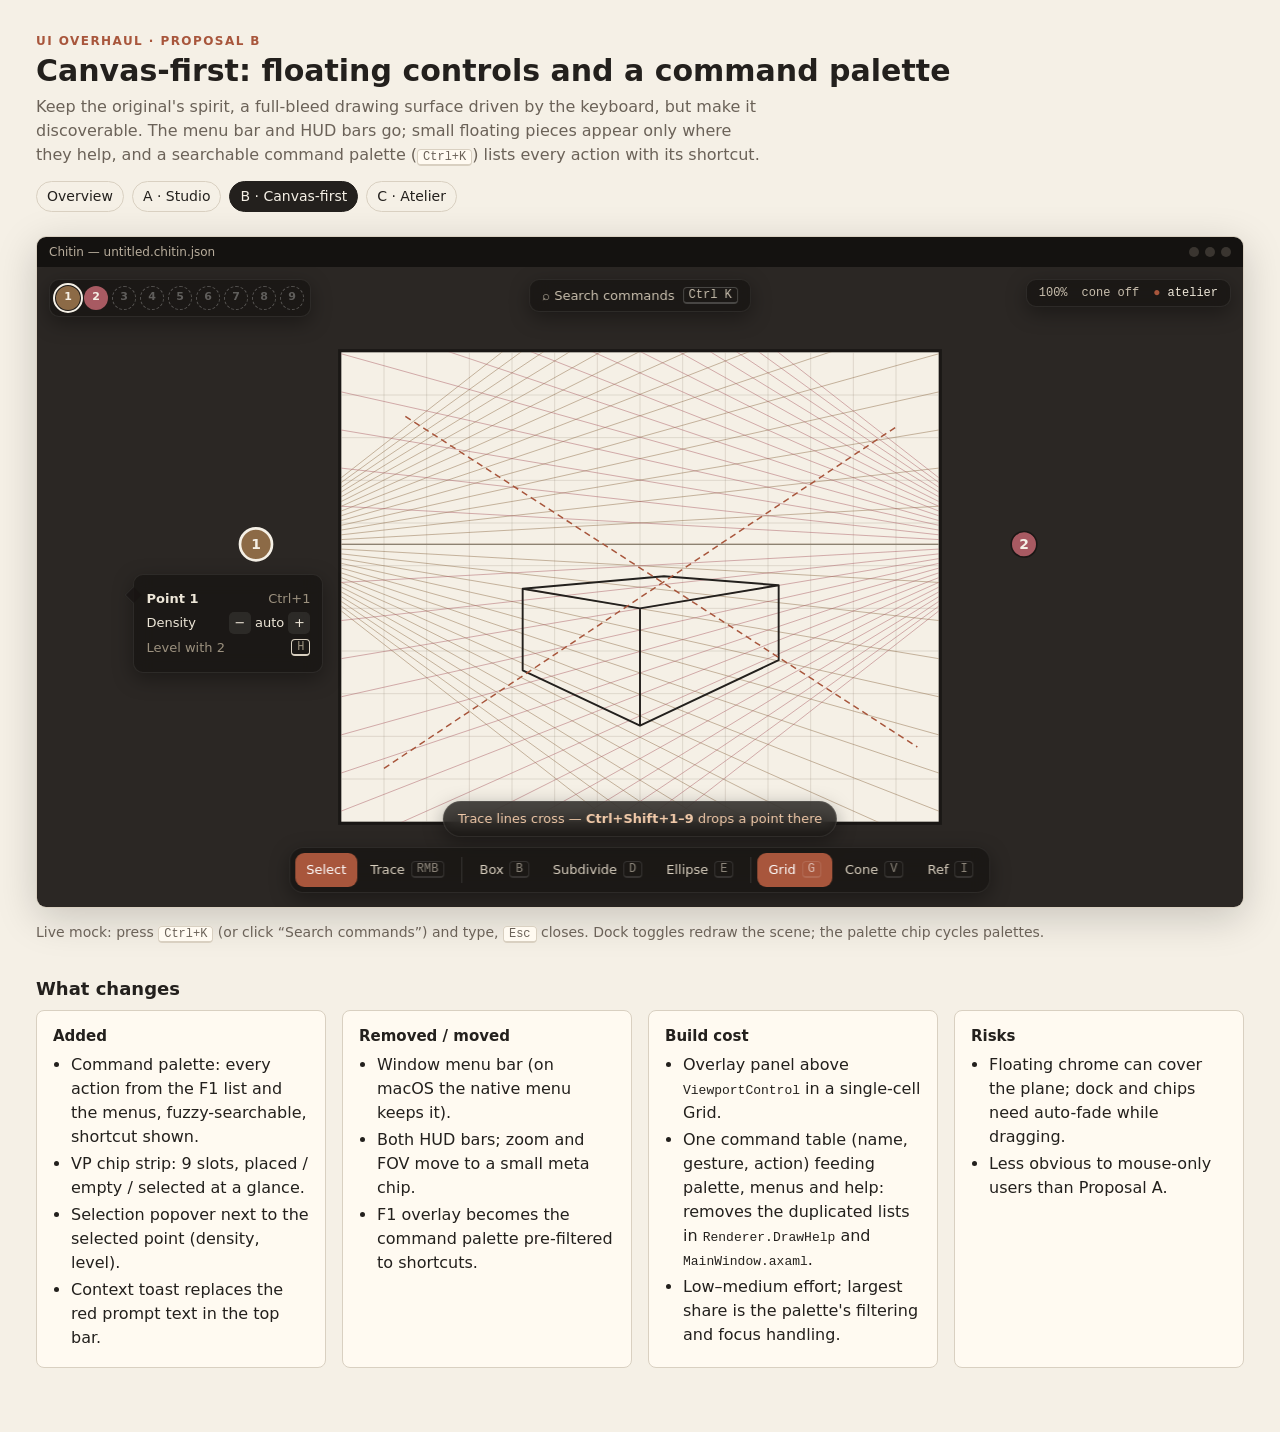
<file: docs/ui-proposals/b-canvas.html>
<!doctype html>
<html lang="en">
<head>
<meta charset="utf-8">
<meta name="viewport" content="width=device-width, initial-scale=1">
<title>Proposal B · Canvas-first</title>
<link rel="stylesheet" href="common.css">
<style>
  .app { position: relative; height: 640px; min-width: 960px; font-size: 13px; color: #ede6d8; overflow: hidden; }
  .app svg.scene { position: absolute; inset: 0; width: 100%; height: 100%; }
  .glass { position: absolute; background: rgba(24, 21, 19, .78); backdrop-filter: blur(10px); border: 1px solid rgba(255,255,255,.08); border-radius: 10px; box-shadow: 0 6px 20px rgba(0,0,0,.35); }
  .chips { top: 12px; left: 12px; display: flex; gap: 4px; padding: 6px; }
  .chips i { width: 24px; height: 24px; border-radius: 50%; display: grid; place-items: center; font-style: normal; font-weight: 700; font-size: 11px; color: #f5f0e6; }
  .chips i.empty { border: 1px dashed rgba(255,255,255,.25); color: rgba(255,255,255,.3); background: transparent !important; }
  .chips i.sel { outline: 2px solid #f5f0e6; outline-offset: 1px; }
  .meta { top: 12px; right: 12px; padding: 6px 12px; display: flex; gap: 14px; font: 12px ui-monospace, Consolas, monospace; color: #c9bfae; }
  .meta button { all: unset; cursor: pointer; color: #ede6d8; }
  .menu-btn { top: 12px; left: 50%; transform: translateX(-50%); padding: 6px 12px; cursor: pointer; display: flex; gap: 8px; align-items: center; color: #c9bfae; }
  .dock { bottom: 14px; left: 50%; transform: translateX(-50%); display: flex; gap: 2px; padding: 5px; border-radius: 14px; }
  .dock button { all: unset; cursor: pointer; padding: 7px 11px; border-radius: 9px; display: flex; gap: 6px; align-items: center; color: #d9cfbf; }
  .dock button:hover { background: rgba(255,255,255,.08); }
  .dock button[aria-pressed="true"] { background: #A8563C; color: #fff; }
  .dock button:focus-visible { outline: 2px solid #D98E5F; }
  .dock kbd { background: transparent; color: inherit; opacity: .6; border-color: rgba(255,255,255,.2); }
  .dock .sep { width: 1px; background: rgba(255,255,255,.12); margin: 4px 4px; }
  .toast { bottom: 70px; left: 50%; transform: translateX(-50%); padding: 7px 14px; border-radius: 999px; color: #f0c9a9; white-space: nowrap; }
  .pop { left: 8%; top: 48%; padding: 10px 12px; width: 190px; }
  .pop .row { display: flex; justify-content: space-between; align-items: center; margin: 4px 0; }
  .pop button.step { all: unset; cursor: pointer; width: 22px; height: 22px; text-align: center; border-radius: 5px; background: rgba(255,255,255,.08); }
  .pop .pt { position: absolute; left: -7px; top: 14px; width: 12px; height: 12px; background: inherit; transform: rotate(45deg); border-left: 1px solid rgba(255,255,255,.08); border-bottom: 1px solid rgba(255,255,255,.08); }
  .palette { top: 70px; left: 50%; transform: translateX(-50%); width: 460px; padding: 0; display: none; overflow: hidden; }
  .palette.open { display: block; }
  .palette input { all: unset; display: block; width: 100%; box-sizing: border-box; padding: 12px 14px; font-size: 15px; border-bottom: 1px solid rgba(255,255,255,.08); }
  .palette ul { list-style: none; margin: 0; padding: 4px; max-height: 300px; overflow-y: auto; }
  .palette li { display: flex; justify-content: space-between; padding: 7px 10px; border-radius: 6px; }
  .palette li:first-child { background: rgba(168, 86, 60, .45); }
  .palette li small { color: #9c917f; margin-right: auto; margin-left: 10px; }
  .palette kbd { background: transparent; color: #c9bfae; border-color: rgba(255,255,255,.2); }
</style>
</head>
<body>
<div class="page">
  <header>
    <div class="kicker">UI overhaul · Proposal B</div>
    <h1>Canvas-first: floating controls and a command palette</h1>
    <p class="lede">Keep the original's spirit, a full-bleed drawing surface driven by the keyboard, but make it
      discoverable. The menu bar and HUD bars go; small floating pieces appear only where they help, and a
      searchable command palette (<kbd>Ctrl+K</kbd>) lists every action with its shortcut.</p>
    <nav class="proposals"><a href="index.html">Overview</a><a href="a-studio.html">A · Studio</a><a href="b-canvas.html" aria-current="page">B · Canvas-first</a><a href="c-atelier.html">C · Atelier</a></nav>
  </header>

  <div class="frame">
    <div class="titlebar">Chitin — untitled.chitin.json<span class="dots"><i></i><i></i><i></i></span></div>
    <div class="scroll-x">
    <div class="app" id="app">
      <svg class="scene" id="sb"></svg>
      <div class="glass chips" id="chips" aria-label="Vanishing points"></div>
      <div class="glass menu-btn" id="cmdBtn" role="button" tabindex="0">⌕ Search commands <kbd style="background:transparent;color:inherit;border-color:rgba(255,255,255,.2)">Ctrl K</kbd></div>
      <div class="glass meta"><span>100%</span><span id="fov">cone off</span><button id="pal" title="Cycle palette (Ctrl+Shift+P)">● atelier</button></div>

      <div class="glass pop"><span class="pt"></span>
        <div class="row"><b>Point 1</b><span style="color:#9c917f">Ctrl+1</span></div>
        <div class="row"><span>Density</span><span><button class="step" id="dm">−</button> <span id="dv">auto</span> <button class="step" id="dp">+</button></span></div>
        <div class="row" style="color:#9c917f"><span>Level with 2</span><kbd style="background:transparent;color:inherit">H</kbd></div>
      </div>

      <div class="glass toast">Trace lines cross — <b>Ctrl+Shift+1–9</b> drops a point there</div>

      <div class="glass dock" id="dock">
        <button aria-pressed="true">Select</button>
        <button>Trace <kbd>RMB</kbd></button>
        <span class="sep"></span>
        <button>Box <kbd>B</kbd></button>
        <button>Subdivide <kbd>D</kbd></button>
        <button>Ellipse <kbd>E</kbd></button>
        <span class="sep"></span>
        <button data-t="grid" aria-pressed="true">Grid <kbd>G</kbd></button>
        <button data-t="cone">Cone <kbd>V</kbd></button>
        <button data-t="reference">Ref <kbd>I</kbd></button>
      </div>

      <div class="glass palette" id="cmd" role="dialog" aria-label="Command palette">
        <input id="q" placeholder="Type a command…" aria-label="Search commands">
        <ul id="list"></ul>
      </div>
    </div>
    </div>
  </div>
  <p class="note">Live mock: press <kbd>Ctrl+K</kbd> (or click “Search commands”) and type, <kbd>Esc</kbd> closes.
    Dock toggles redraw the scene; the palette chip cycles palettes.</p>

  <h2>What changes</h2>
  <div class="grid2">
    <div class="card"><h3>Added</h3><ul>
      <li>Command palette: every action from the F1 list and the menus, fuzzy-searchable, shortcut shown.</li>
      <li>VP chip strip: 9 slots, placed / empty / selected at a glance.</li>
      <li>Selection popover next to the selected point (density, level).</li>
      <li>Context toast replaces the red prompt text in the top bar.</li></ul></div>
    <div class="card"><h3>Removed / moved</h3><ul>
      <li>Window menu bar (on macOS the native menu keeps it).</li>
      <li>Both HUD bars; zoom and FOV move to a small meta chip.</li>
      <li>F1 overlay becomes the command palette pre-filtered to shortcuts.</li></ul></div>
    <div class="card"><h3>Build cost</h3><ul>
      <li>Overlay panel above <code>ViewportControl</code> in a single-cell Grid.</li>
      <li>One command table (name, gesture, action) feeding palette, menus and help: removes the duplicated lists in <code>Renderer.DrawHelp</code> and <code>MainWindow.axaml</code>.</li>
      <li>Low–medium effort; largest share is the palette's filtering and focus handling.</li></ul></div>
    <div class="card"><h3>Risks</h3><ul>
      <li>Floating chrome can cover the plane; dock and chips need auto-fade while dragging.</li>
      <li>Less obvious to mouse-only users than Proposal A.</li></ul></div>
  </div>
</div>
<script src="scene.js"></script>
<script>
  const state = { palette: 'atelier', grid: true, trace: true, cone: false, reference: false };
  const names = Object.keys(PALETTES);
  const svg = document.getElementById('sb');
  function render() {
    const c = drawScene(svg, state.palette, state);
    document.getElementById('chips').innerHTML = c.vp.map((col, i) =>
      `<i class="${i > 1 ? 'empty' : ''}${i === 0 ? ' sel' : ''}" style="background:${col}">${i + 1}</i>`).join('');
    document.getElementById('pal').innerHTML = `<span style="color:${c.prompt}">●</span> ${state.palette}`;
    document.getElementById('fov').textContent = state.cone ? 'FOV 60° · d 360' : 'cone off';
  }
  document.getElementById('pal').onclick = () => { state.palette = names[(names.indexOf(state.palette) + 1) % names.length]; render(); };
  document.getElementById('dock').onclick = e => {
    const b = e.target.closest('button'); if (!b) return;
    if (b.dataset.t) { state[b.dataset.t] = !state[b.dataset.t]; b.setAttribute('aria-pressed', state[b.dataset.t]); render(); return; }
    document.querySelectorAll('#dock button:not([data-t])').forEach(x => x.setAttribute('aria-pressed', x === b));
  };
  let d = 0;
  const showD = () => document.getElementById('dv').textContent = d === 0 ? 'auto' : d;
  document.getElementById('dm').onclick = () => { d = Math.max(0, d - 1); showD(); };
  document.getElementById('dp').onclick = () => { d = Math.min(8, d + 1); showD(); };

  // Rows mirror Renderer.DrawHelp and MainWindow.axaml.
  const CMDS = [
    ['Drop vanishing point at cursor', 'Points', '1–9'], ['Select vanishing point', 'Points', 'Ctrl+1–9'],
    ['Delete vanishing point', 'Points', 'Alt+1–9'], ['Drop point at trace crossing', 'Points', 'Ctrl+Shift+1–9'],
    ['Align points 1 and 2 horizontally', 'Points', 'H'], ['Delete last trace line', 'Trace', 'Backspace'],
    ['Delete all trace lines', 'Trace', 'Alt+Backspace'], ['Toggle grid', 'View', 'G'], ['Cycle grid style', 'View', 'Ctrl+G'],
    ['Cone of vision / station point', 'Camera', 'V'], ['1-point preset', 'Camera', ''], ['2-point preset', 'Camera', ''],
    ['3-point preset', 'Camera', ''], ['Save rig…', 'Camera', ''], ['Box tool', 'Tools', 'B'], ['Subdivision tool', 'Tools', 'D'],
    ['Ellipse tool', 'Tools', 'E'], ['Load background image', 'Reference', 'Ctrl+I'], ['Toggle background image', 'Reference', 'I'],
    ['Remove background image', 'Reference', 'Alt+I'], ['Reference settings', 'Reference', 'Ctrl+Alt+I'],
    ['Paste background image', 'Reference', 'Ctrl+V'], ['Copy plane to clipboard', 'Export', 'Ctrl+C'],
    ['Copy plane in grayscale', 'Export', 'Ctrl+Shift+C'], ['Export SVG or PNG', 'Export', 'Ctrl+E'], ['Open project', 'File', 'Ctrl+O'],
    ['Undo', 'Edit', 'Ctrl+Z'], ['Reset document', 'Edit', 'Ctrl+R'], ['Resize document', 'Edit', 'Ctrl+N'],
    ['Reset camera', 'View', 'Home'], ['Rotate palette assignment', 'Palette', 'S'], ['Cycle palette', 'Palette', 'Ctrl+Shift+P'],
  ];
  const cmd = document.getElementById('cmd'), q = document.getElementById('q'), list = document.getElementById('list');
  function filter() {
    const t = q.value.toLowerCase().split(/\s+/).filter(Boolean);
    list.innerHTML = CMDS.filter(([n, g]) => t.every(w => (n + ' ' + g).toLowerCase().includes(w)))
      .map(([n, g, k]) => `<li>${n}<small>${g}</small>${k ? `<kbd>${k}</kbd>` : ''}</li>`).join('') || '<li>No match</li>';
  }
  function open(v) { cmd.classList.toggle('open', v); if (v) { q.value = ''; filter(); q.focus(); } }
  q.oninput = filter;
  document.getElementById('cmdBtn').onclick = () => open(true);
  document.getElementById('cmdBtn').onkeydown = e => { if (e.key === 'Enter') open(true); };
  document.addEventListener('keydown', e => {
    if ((e.ctrlKey || e.metaKey) && e.key.toLowerCase() === 'k') { e.preventDefault(); open(!cmd.classList.contains('open')); }
    if (e.key === 'Escape') open(false);
  });
  render();
</script>
</body>
</html>
</file>
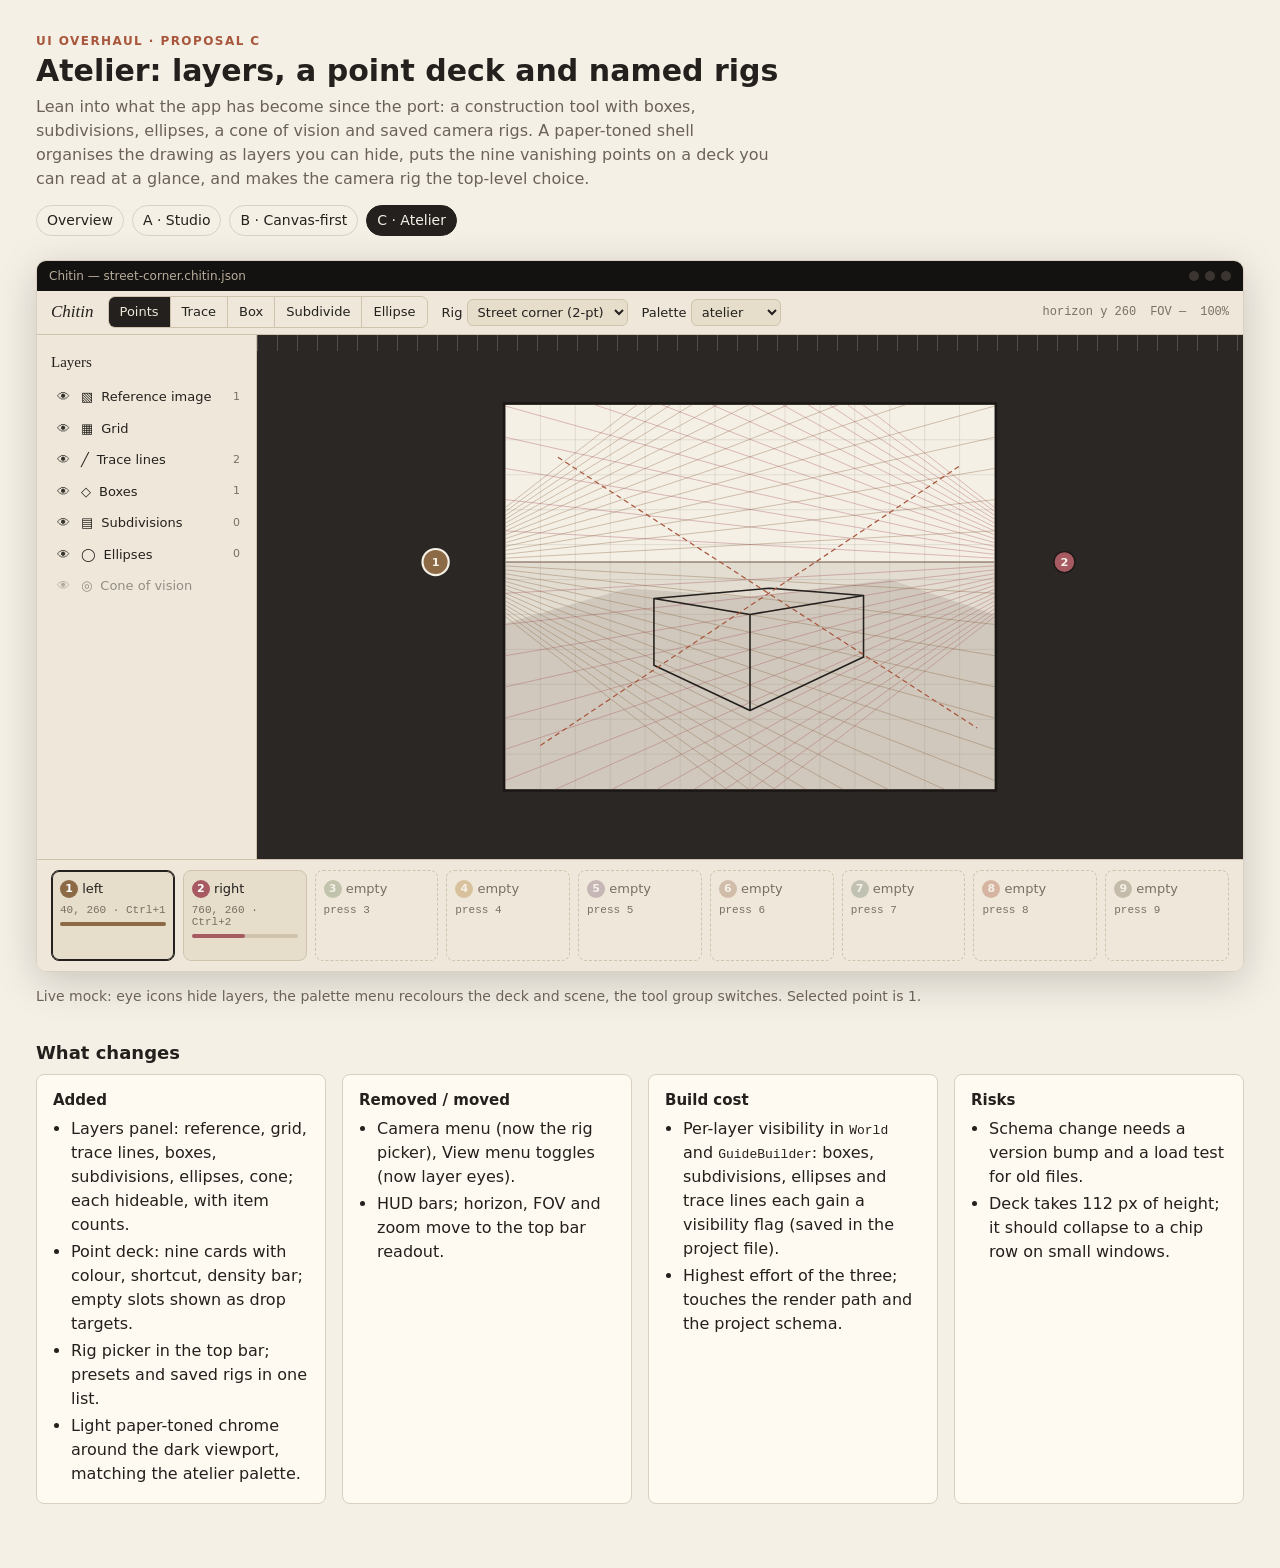
<file: docs/ui-proposals/c-atelier.html>
<!doctype html>
<html lang="en">
<head>
<meta charset="utf-8">
<meta name="viewport" content="width=device-width, initial-scale=1">
<title>Proposal C · Atelier</title>
<link rel="stylesheet" href="common.css">
<style>
  .app { --paper: #EFE8DA; --paper2: #E6DDCB; --ink: #23201D; --dim: #7a6f62; --rule: #cfc3ad; --acc: #A8563C;
    display: grid; grid-template-columns: 220px 1fr; grid-template-rows: 44px 1fr 112px;
    height: 680px; min-width: 960px; background: var(--paper); color: var(--ink); font-size: 13px; }
  .serif { font-family: Georgia, "Iowan Old Style", serif; }
  .top { grid-column: 1 / -1; display: flex; align-items: center; gap: 14px; padding: 0 14px; border-bottom: 1px solid var(--rule); }
  .top .brand { font-size: 17px; font-style: italic; }
  .seg { display: flex; border: 1px solid var(--rule); border-radius: 7px; overflow: hidden; }
  .seg button { all: unset; cursor: pointer; padding: 5px 11px; border-right: 1px solid var(--rule); }
  .seg button:last-child { border-right: 0; }
  .seg button[aria-pressed="true"] { background: var(--ink); color: var(--paper); }
  .seg button:focus-visible { outline: 2px solid var(--acc); outline-offset: -2px; }
  .top select { font: inherit; background: var(--paper2); border: 1px solid var(--rule); border-radius: 6px; padding: 4px 6px; color: var(--ink); }
  .top .read { margin-left: auto; font: 12px ui-monospace, Consolas, monospace; color: var(--dim); display: flex; gap: 14px; }
  .layers { border-right: 1px solid var(--rule); padding: 12px 10px; overflow-y: auto; }
  .layers h4 { margin: 4px 4px 8px; font-size: 15px; font-weight: normal; }
  .layer { display: flex; align-items: center; gap: 8px; padding: 6px 6px; border-radius: 6px; }
  .layer:hover { background: var(--paper2); }
  .layer .eye { all: unset; cursor: pointer; width: 20px; text-align: center; opacity: .9; }
  .layer .eye[aria-pressed="false"] { opacity: .3; }
  .layer .eye:focus-visible { outline: 2px solid var(--acc); }
  .layer .n { margin-left: auto; color: var(--dim); font-size: 11px; }
  .layer.off span:not(.n) { opacity: .45; }
  .vp { position: relative; border-radius: 0; overflow: hidden; }
  .vp svg { width: 100%; height: 100%; display: block; }
  .ruler { position: absolute; left: 0; right: 0; top: 0; height: 16px; background: repeating-linear-gradient(90deg, rgba(255,255,255,.18) 0 1px, transparent 1px 20px); }
  .deck { grid-column: 1 / -1; border-top: 1px solid var(--rule); display: grid; grid-template-columns: repeat(9, 1fr); gap: 8px; padding: 10px 14px; }
  .card9 { border: 1px solid var(--rule); border-radius: 8px; padding: 8px; background: var(--paper2); position: relative; }
  .card9.empty { background: transparent; border-style: dashed; color: var(--dim); }
  .card9.sel { border-color: var(--ink); box-shadow: inset 0 0 0 1px var(--ink); }
  .card9 .dot { width: 18px; height: 18px; border-radius: 50%; display: inline-grid; place-items: center; color: #fff; font-weight: 700; font-size: 11px; vertical-align: middle; }
  .card9 .k { font: 11px ui-monospace, Consolas, monospace; color: var(--dim); display: block; margin-top: 6px; }
  .card9 .bar { height: 4px; background: var(--rule); border-radius: 2px; margin-top: 6px; }
  .card9 .bar i { display: block; height: 100%; border-radius: 2px; }
</style>
</head>
<body>
<div class="page">
  <header>
    <div class="kicker">UI overhaul · Proposal C</div>
    <h1>Atelier: layers, a point deck and named rigs</h1>
    <p class="lede">Lean into what the app has become since the port: a construction tool with boxes, subdivisions,
      ellipses, a cone of vision and saved camera rigs. A paper-toned shell organises the drawing as layers you can
      hide, puts the nine vanishing points on a deck you can read at a glance, and makes the camera rig the
      top-level choice.</p>
    <nav class="proposals"><a href="index.html">Overview</a><a href="a-studio.html">A · Studio</a><a href="b-canvas.html">B · Canvas-first</a><a href="c-atelier.html" aria-current="page">C · Atelier</a></nav>
  </header>

  <div class="frame">
    <div class="titlebar">Chitin — street-corner.chitin.json<span class="dots"><i></i><i></i><i></i></span></div>
    <div class="scroll-x">
    <div class="app">
      <div class="top">
        <span class="brand serif">Chitin</span>
        <div class="seg" id="tools" role="group" aria-label="Tool">
          <button aria-pressed="true">Points</button><button>Trace</button><button>Box</button><button>Subdivide</button><button>Ellipse</button>
        </div>
        <label>Rig <select><option>Street corner (2-pt)</option><option>1-Point</option><option>2-Point</option><option>3-Point</option><option>Save current as…</option></select></label>
        <label>Palette <select id="pal"><option>atelier</option><option>ink</option><option>charcoal</option></select></label>
        <span class="read"><span>horizon y 260</span><span id="fov">FOV —</span><span>100%</span></span>
      </div>
      <aside class="layers">
        <h4 class="serif">Layers</h4>
        <div id="layers"></div>
      </aside>
      <div class="vp"><svg id="sc"></svg><div class="ruler"></div></div>
      <div class="deck" id="deck"></div>
    </div>
    </div>
  </div>
  <p class="note">Live mock: eye icons hide layers, the palette menu recolours the deck and scene, the tool group
    switches. Selected point is 1.</p>

  <h2>What changes</h2>
  <div class="grid2">
    <div class="card"><h3>Added</h3><ul>
      <li>Layers panel: reference, grid, trace lines, boxes, subdivisions, ellipses, cone; each hideable, with item counts.</li>
      <li>Point deck: nine cards with colour, shortcut, density bar; empty slots shown as drop targets.</li>
      <li>Rig picker in the top bar; presets and saved rigs in one list.</li>
      <li>Light paper-toned chrome around the dark viewport, matching the atelier palette.</li></ul></div>
    <div class="card"><h3>Removed / moved</h3><ul>
      <li>Camera menu (now the rig picker), View menu toggles (now layer eyes).</li>
      <li>HUD bars; horizon, FOV and zoom move to the top bar readout.</li></ul></div>
    <div class="card"><h3>Build cost</h3><ul>
      <li>Per-layer visibility in <code>World</code> and <code>GuideBuilder</code>: boxes, subdivisions, ellipses and trace lines each gain a visibility flag (saved in the project file).</li>
      <li>Highest effort of the three; touches the render path and the project schema.</li></ul></div>
    <div class="card"><h3>Risks</h3><ul>
      <li>Schema change needs a version bump and a load test for old files.</li>
      <li>Deck takes 112 px of height; it should collapse to a chip row on small windows.</li></ul></div>
  </div>
</div>
<script src="scene.js"></script>
<script>
  const state = { palette: 'atelier', grid: true, trace: true, cone: false, reference: true, box: true };
  const LAYERS = [['reference', '▧', 'Reference image', '1'], ['grid', '▦', 'Grid', ''], ['trace', '╱', 'Trace lines', '2'],
    ['box', '◇', 'Boxes', '1'], ['sub', '▤', 'Subdivisions', '0'], ['ell', '◯', 'Ellipses', '0'], ['cone', '◎', 'Cone of vision', '']];
  const svg = document.getElementById('sc');
  function render() {
    const c = drawScene(svg, state.palette, state);
    document.getElementById('layers').innerHTML = LAYERS.map(([k, ic, n, cnt]) => {
      const on = state[k] !== false;
      return `<div class="layer${on ? '' : ' off'}"><button class="eye" data-k="${k}" aria-pressed="${on}" aria-label="Show ${n}">👁</button><span>${ic}</span><span>${n}</span><span class="n">${cnt}</span></div>`;
    }).join('');
    document.getElementById('deck').innerHTML = c.vp.map((col, i) => i < 2
      ? `<div class="card9${i === 0 ? ' sel' : ''}"><span class="dot" style="background:${col}">${i + 1}</span> ${i === 0 ? 'left' : 'right'}<span class="k">${i === 0 ? '40, 260' : '760, 260'} · Ctrl+${i + 1}</span><div class="bar"><i style="width:${i === 0 ? 100 : 50}%;background:${col}"></i></div></div>`
      : `<div class="card9 empty"><span class="dot" style="background:${col};opacity:.35">${i + 1}</span> empty<span class="k">press ${i + 1}</span></div>`).join('');
    document.getElementById('fov').textContent = state.cone ? 'FOV 60° · d 360' : 'FOV —';
  }
  document.getElementById('layers').onclick = e => {
    const b = e.target.closest('.eye'); if (!b) return;
    state[b.dataset.k] = state[b.dataset.k] === false; render();
  };
  document.getElementById('pal').onchange = e => { state.palette = e.target.value; render(); };
  document.getElementById('tools').onclick = e => {
    const b = e.target.closest('button'); if (!b) return;
    document.querySelectorAll('#tools button').forEach(x => x.setAttribute('aria-pressed', x === b));
  };
  render();
</script>
</body>
</html>
</file>
<file: docs/ui-proposals/common.css>
:root {
  --bg: #F5F0E6; --fg: #23201D; --muted: #6b6258; --line: #d9d0c1; --card: #fffaf1; --accent: #A8563C;
  font-family: system-ui, -apple-system, "Segoe UI", sans-serif;
  color-scheme: light dark;
}
@media (prefers-color-scheme: dark) {
  :root:not([data-theme="light"]) { --bg: #1b1917; --fg: #ede6d8; --muted: #a2988a; --line: #3a3530; --card: #24211e; --accent: #D98E5F; }
}
:root[data-theme="dark"] { --bg: #1b1917; --fg: #ede6d8; --muted: #a2988a; --line: #3a3530; --card: #24211e; --accent: #D98E5F; }

* { box-sizing: border-box; }
body { margin: 0; background: var(--bg); color: var(--fg); line-height: 1.5; }
.page { max-width: 1240px; margin: 0 auto; padding: 32px 16px 64px; }
.page > header { margin-bottom: 24px; }
.kicker { font-size: 12px; letter-spacing: .12em; text-transform: uppercase; color: var(--accent); font-weight: 700; }
h1 { font-size: 30px; margin: 4px 0 6px; line-height: 1.15; }
h2 { font-size: 18px; margin: 32px 0 8px; }
.lede { color: var(--muted); max-width: 72ch; margin: 0; }
nav.proposals { display: flex; gap: 8px; flex-wrap: wrap; margin-top: 14px; font-size: 14px; }
nav.proposals a { color: var(--fg); text-decoration: none; border: 1px solid var(--line); padding: 4px 10px; border-radius: 999px; }
nav.proposals a[aria-current] { background: var(--fg); color: var(--bg); border-color: var(--fg); }

.frame { border: 1px solid var(--line); border-radius: 10px; overflow: hidden; box-shadow: 0 10px 40px rgba(0,0,0,.18); }
.titlebar { height: 30px; background: #141210; color: #b8ad9c; font-size: 12px; display: flex; align-items: center; padding: 0 12px; gap: 8px; }
.titlebar .dots { display: flex; gap: 6px; margin-left: auto; }
.titlebar .dots i { width: 10px; height: 10px; border-radius: 50%; background: #3a3530; }

.grid2 { display: grid; grid-template-columns: repeat(auto-fit, minmax(260px, 1fr)); gap: 16px; }
.card { background: var(--card); border: 1px solid var(--line); border-radius: 8px; padding: 14px 16px; }
.card h3 { margin: 0 0 6px; font-size: 15px; }
.card ul { margin: 0; padding-left: 18px; }
.card li { margin: 3px 0; }
.note { color: var(--muted); font-size: 14px; }
kbd { font: 12px ui-monospace, Consolas, monospace; border: 1px solid var(--line); border-bottom-width: 2px; border-radius: 4px; padding: 0 5px; background: var(--card); }
.scroll-x { overflow-x: auto; }
</file>
